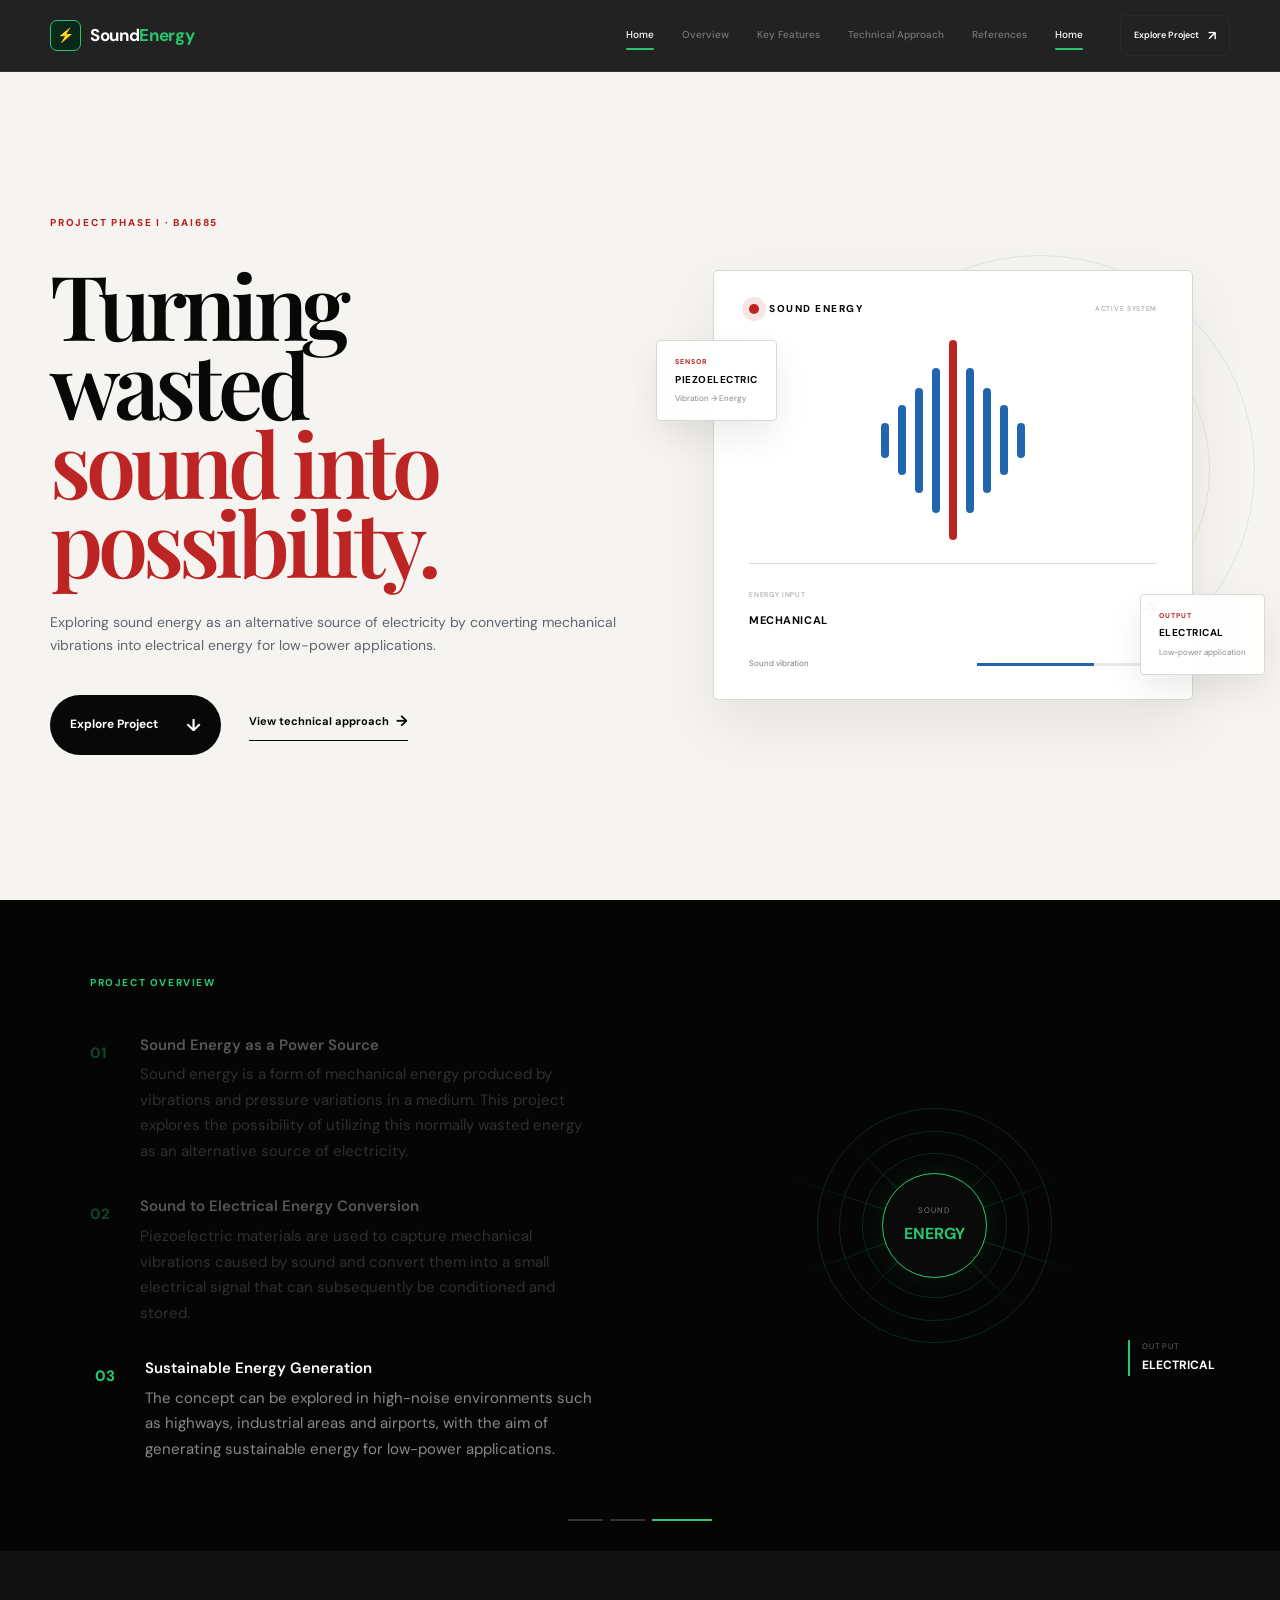
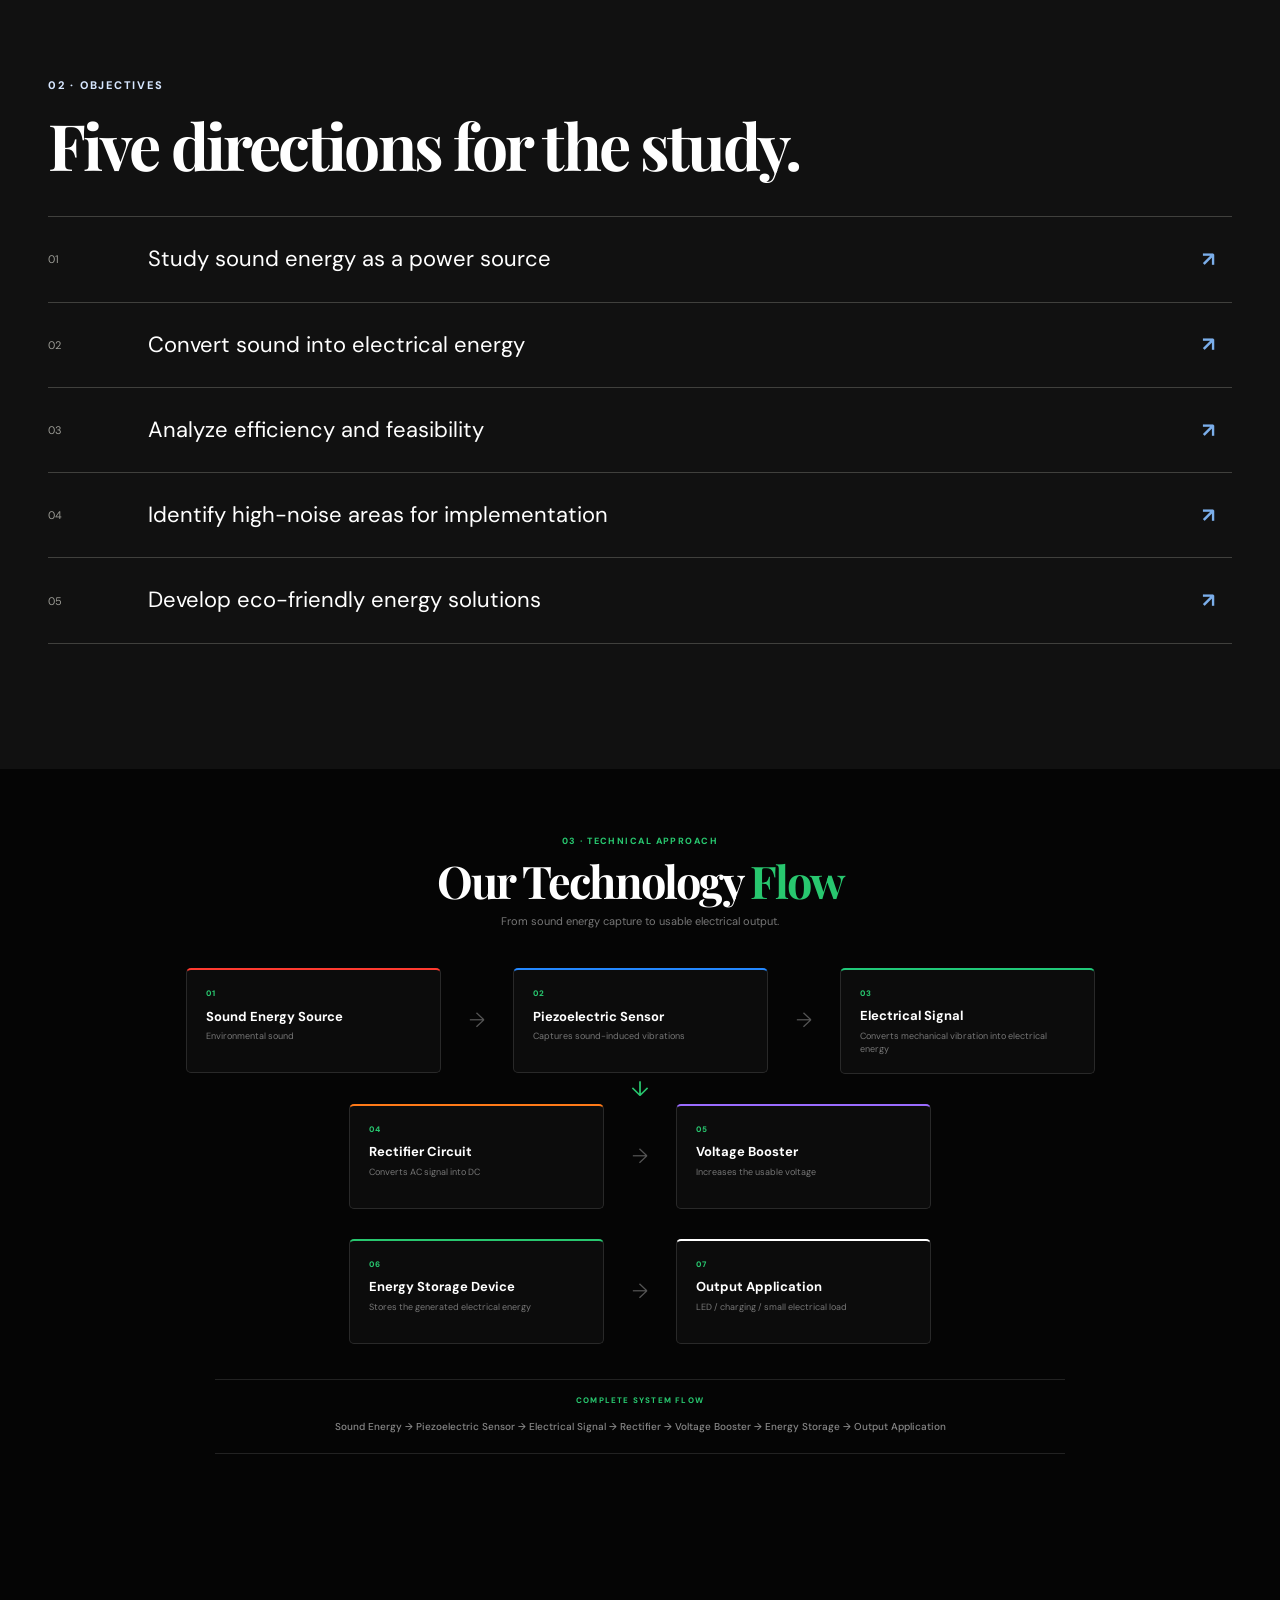
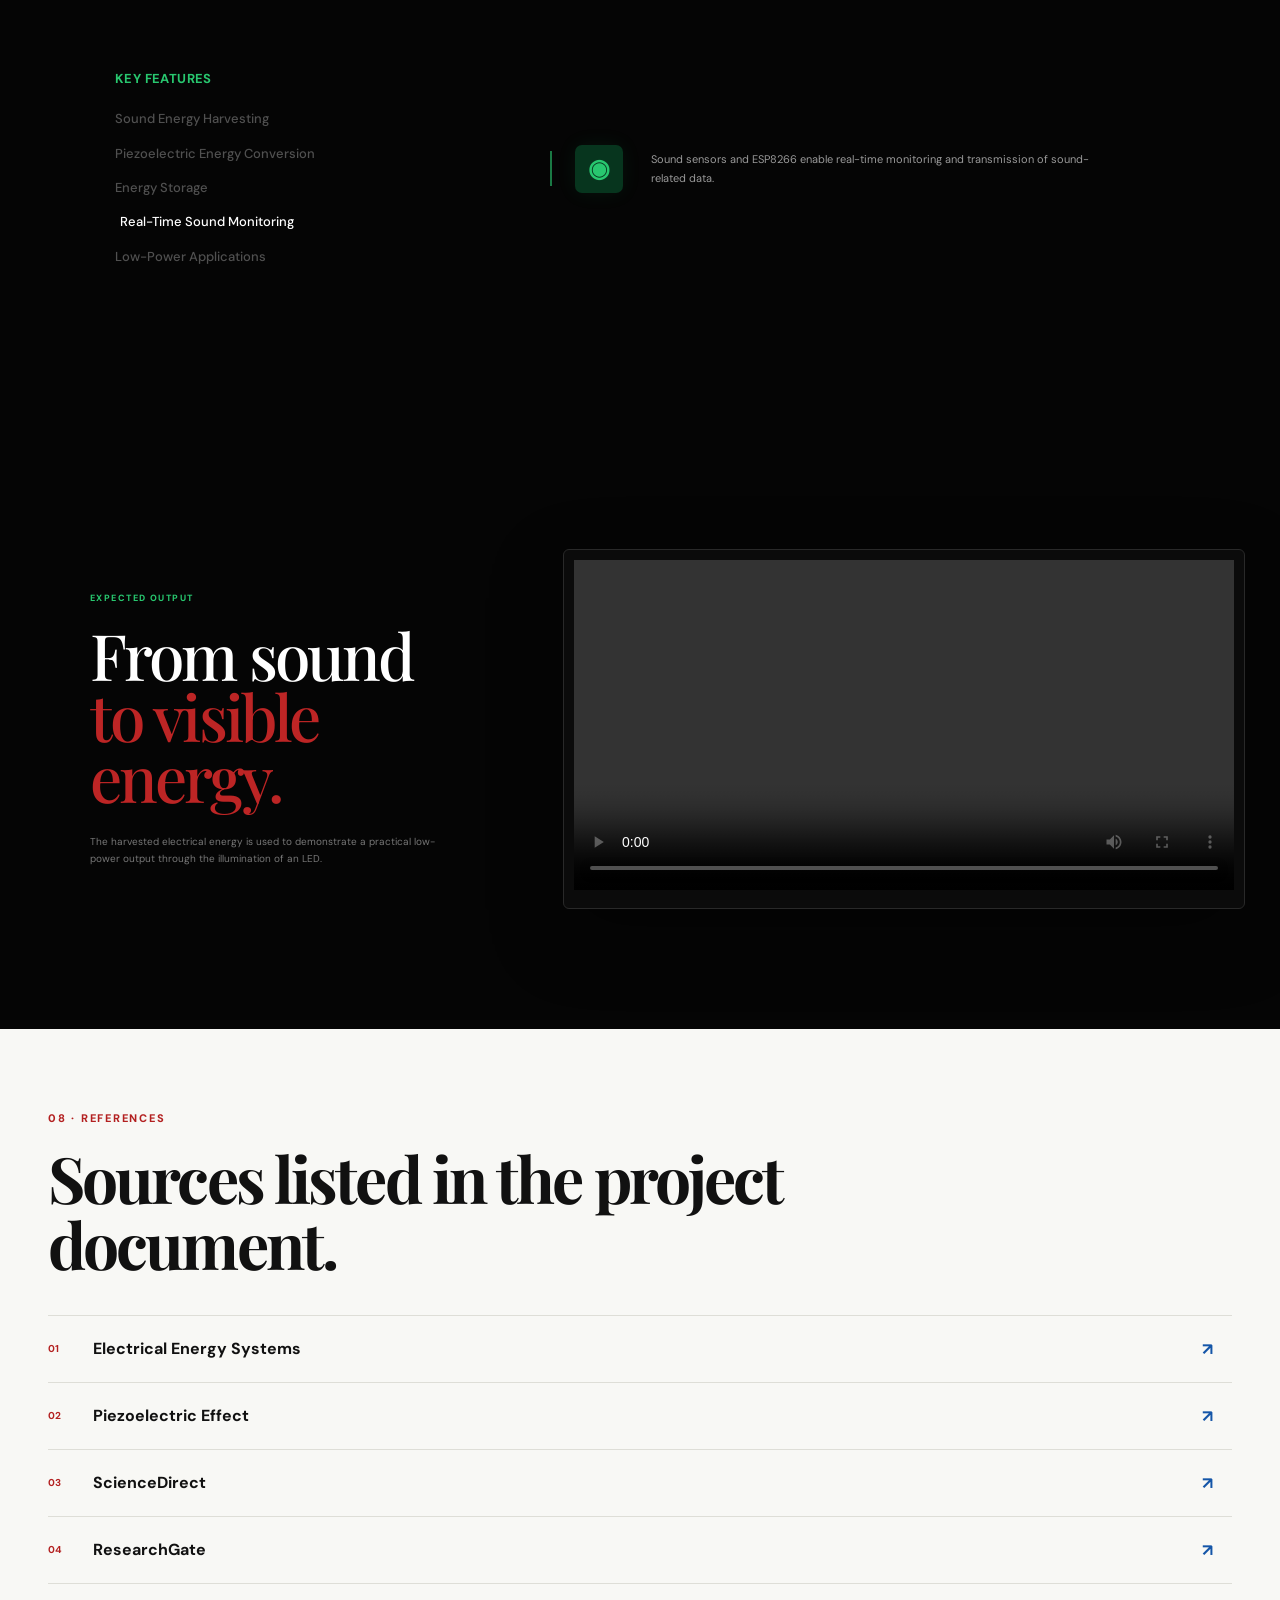
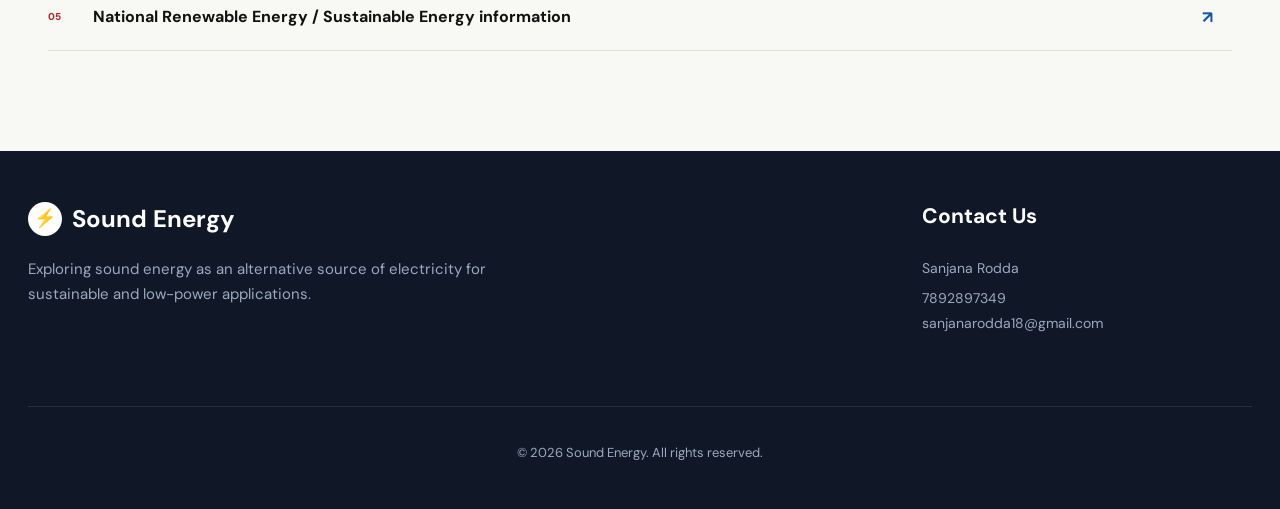
<file: index.html>
<!DOCTYPE html>
<!-- saved from url=(0052)file:///E:/SIH26217/webpage%20(2)/webpage/index.html -->
<html lang="en"><head><meta http-equiv="Content-Type" content="text/html; charset=UTF-8">
    
    <meta name="viewport" content="width=device-width, initial-scale=1.0">

    <meta name="description" content="Sound Energy as an Alternative Source of Electricity - Project Phase I">

    <title>Sound Energy | Alternative Electricity</title>

    <link rel="preconnect" href="https://fonts.googleapis.com/">
    <link rel="preconnect" href="https://fonts.gstatic.com/" crossorigin="">

    <link href="https://fonts.googleapis.com/css2?family=DM+Sans:wght@400;500;600;700;800&family=Playfair+Display:wght@500;600;700&display=swap" rel="stylesheet">

    <link rel="stylesheet" href="./style.css">
</head>

<body>

     <!-- ================= HEADER ================= -->

<!-- =========================================
     NAVIGATION BAR
========================================= -->

<header class="main-navbar">

    <div class="nav-container">

        <!-- LOGO -->

        <a href="#home" class="nav-logo">

            <span class="logo-symbol">⚡</span>

            <span class="logo-text">
                Sound<span>Energy</span>
            </span>

        </a>


        <!-- NAVIGATION LINKS -->

        <nav class="nav-links">

            <a href="#home" class="nav-link active">
                Home
            </a>

            <a href="#about" class="nav-link">
                Overview
            </a>

            <a href="#features" class="nav-link">
                Key Features
            </a>

            <a href="#approach" class="nav-link">
                Technical Approach
            </a>

            <a href="#references" class="nav-link">
                References
            </a>

             <a href="#home" class="nav-link active">
                Home
            </a>
            

        </nav>


        <!-- RIGHT ACTION -->

        <a href="#approach" class="nav-action">
            <span>Explore Project</span>
            <span class="nav-action-arrow">↗</span>
        </a>


        <!-- MOBILE MENU -->

        <button class="menu-toggle" id="menuToggle" aria-label="Open navigation">

            <span></span>
            <span></span>

        </button>

    </div>

</header>

    <!-- ================= MAIN ================= -->

    <main>


      <!-- =========================================
     HERO / HOME
========================================= -->

<section class="hero-section" id="home">

    <div class="hero-container">

        <!-- LEFT CONTENT -->

        <div class="hero-content">

            <p class="hero-eyebrow">
                PROJECT PHASE I · BAI685
            </p>

            <h1 class="hero-title">
                Turning
                <br>
                wasted
                <br>
                <span>sound into</span>
                <br>
                <span>possibility.</span>
            </h1>

            <p class="hero-description">
                Exploring sound energy as an alternative source
                of electricity by converting mechanical vibrations
                into electrical energy for low-power applications.
            </p>


            <div class="hero-actions">

                <a href="#about" class="hero-primary-btn">
                    Explore Project
                    <span>↓</span>
                </a>

                <a href="#approach" class="hero-secondary-btn">
                    View technical approach
                    <span>→</span>
                </a>

            </div>

        </div>


        <!-- RIGHT VISUAL -->

        <div class="hero-visual">

            <!-- Decorative circles -->

            <div class="hero-orbit orbit-one"></div>
            <div class="hero-orbit orbit-two"></div>
            <div class="hero-orbit orbit-three"></div>


            <!-- Main technical card -->

            <div class="sound-card" style="">

                <div class="sound-card-header">

                    <div class="sound-status">

                        <span></span>

                        SOUND ENERGY

                    </div>

                    <small>
                        ACTIVE SYSTEM
                    </small>

                </div>


                <!-- Sound wave -->

                <div class="sound-wave">

                    <i></i>
                    <i></i>
                    <i></i>
                    <i></i>
                    <i class="center-wave"></i>
                    <i></i>
                    <i></i>
                    <i></i>
                    <i></i>

                </div>


                <div class="sound-card-divider"></div>


                <div class="sound-card-bottom">

                    <div>

                        <small>
                            ENERGY INPUT
                        </small>

                        <strong>
                            MECHANICAL
                        </strong>

                    </div>

                    <div class="card-arrow">
                        →
                    </div>

                </div>


                <div class="energy-bar">

                    <span>
                        Sound vibration
                    </span>

                    <div>
                        <i></i>
                    </div>

                </div>

            </div>


            <!-- Floating sensor card -->

            <div class="floating-card sensor-card">

                <span class="mini-label">
                    SENSOR
                </span>

                <strong>
                    PIEZOELECTRIC
                </strong>

                <small>
                    Vibration → Energy
                </small>

            </div>


            <!-- Floating output card -->

            <div class="floating-card output-card">

                <span class="mini-label">
                    OUTPUT
                </span>

                <strong>
                    ELECTRICAL
                </strong>

                <small>
                    Low-power application
                </small>

            </div>

        </div>

    </div>


    <!-- Bottom information

    <div class="hero-footer">

        <span>
            GM INSTITUTE OF TECHNOLOGY, DAVANGERE
        </span>

        <span>
            DEPARTMENT OF ARTIFICIAL INTELLIGENCE & MACHINE LEARNING
        </span>

        <span>
            SOUND ENERGY HARVESTING
        </span>

    </div> -->

</section>

       <!-- =========================================
     PROJECT OVERVIEW
========================================= -->

<section class="sound-overview" id="about">

    <div class="overview-container">

        <!-- LEFT CONTENT -->

        <div class="overview-content">

            <p class="overview-label">
                PROJECT OVERVIEW
            </p>


            <div class="overview-items">

                <!-- ITEM 01 -->

                <div class="overview-item" data-overview="0">

                    <span class="overview-number">
                        01
                    </span>

                    <div>

                        <h3>
                            Sound Energy
                            as a Power Source
                        </h3>

                        <p>
                            Sound energy is a form of mechanical
                            energy produced by vibrations and
                            pressure variations in a medium.
                            This project explores the possibility
                            of utilizing this normally wasted
                            energy as an alternative source
                            of electricity.
                        </p>

                    </div>

                </div>


                <!-- ITEM 02 -->

                <div class="overview-item" data-overview="1">

                    <span class="overview-number">
                        02
                    </span>

                    <div>

                        <h3>
                            Sound to Electrical
                            Energy Conversion
                        </h3>

                        <p>
                            Piezoelectric materials are used to
                            capture mechanical vibrations caused
                            by sound and convert them into a
                            small electrical signal that can
                            subsequently be conditioned and stored.
                        </p>

                    </div>

                </div>


                <!-- ITEM 03 -->

                <div class="overview-item active" data-overview="2">

                    <span class="overview-number">
                        03
                    </span>

                    <div>

                        <h3>
                            Sustainable Energy
                            Generation
                        </h3>

                        <p>
                            The concept can be explored in
                            high-noise environments such as
                            highways, industrial areas and
                            airports, with the aim of generating
                            sustainable energy for low-power
                            applications.
                        </p>

                    </div>

                </div>

            </div>

        </div>


        <!-- RIGHT VISUAL -->

        <div class="overview-visual">

            <div class="sound-circle">

                <div class="circle-ring ring-1"></div>

                <div class="circle-ring ring-2"></div>

                <div class="circle-ring ring-3"></div>


                <div class="sound-core">

                    <span>
                        SOUND
                    </span>

                    <strong>
                        ENERGY
                    </strong>

                </div>

            </div>


            <!-- Sound waves -->

            <div class="overview-wave wave-a"></div>
            <div class="overview-wave wave-b"></div>
            <div class="overview-wave wave-c"></div>
            <div class="overview-wave wave-d"></div>


            <!-- Electrical side -->

            <div class="energy-output">

                <span>
                    OUTPUT
                </span>

                <strong>
                    ELECTRICAL
                </strong>

            </div>

        </div>

    </div>


    <!-- Bottom indicator -->

    <div class="overview-progress">

        <span class="progress-line"></span>

        <span class="progress-line"></span>

        <span class="progress-line active"></span>

    </div>

</section>



        <!-- ================= OBJECTIVES ================= -->

        <section class="objectives section" id="objectives">

            <div class="section-head compact">

                <p class="eyebrow">
                    02 · OBJECTIVES
                </p>

                <h2>
                    Five directions for the study.
                </h2>

            </div>


            <div class="objective-list">

                <div class="objective">

                    <span>01</span>

                    <p>
                        Study sound energy as a power source
                    </p>

                    <b>↗</b>

                </div>


                <div class="objective">

                    <span>02</span>

                    <p>
                        Convert sound into electrical energy
                    </p>

                    <b>↗</b>

                </div>


                <div class="objective">

                    <span>03</span>

                    <p>
                        Analyze efficiency and feasibility
                    </p>

                    <b>↗</b>

                </div>


                <div class="objective">

                    <span>04</span>

                    <p>
                        Identify high-noise areas for implementation
                    </p>

                    <b>↗</b>

                </div>


                <div class="objective">

                    <span>05</span>

                    <p>
                        Develop eco-friendly energy solutions
                    </p>

                    <b>↗</b>

                </div>

            </div>

        </section>



       <!-- ================= TECHNICAL APPROACH ================= -->

<section class="technology-section" id="approach">

    <div class="technology-header">

        <p class="technology-eyebrow">
            03 · TECHNICAL APPROACH
        </p>

        <h2>
            Our Technology <span>Flow</span>
        </h2>

        <p>
            From sound energy capture to usable electrical output.
        </p>

    </div>


    <div class="tech-flow">

        <!-- ROW 1 -->

        <div class="tech-row">

            <div class="tech-node node-1">

                <span>01</span>

                <strong>
                    Sound Energy Source
                </strong>

                <small>
                    Environmental sound
                </small>

            </div>


            <div class="flow-arrow">
                →
            </div>


            <div class="tech-node node-2">

                <span>02</span>

                <strong>
                    Piezoelectric Sensor
                </strong>

                <small>
                    Captures sound-induced vibrations
                </small>

            </div>


            <div class="flow-arrow">
                →
            </div>


            <div class="tech-node node-3">

                <span>03</span>

                <strong>
                    Electrical Signal
                </strong>

                <small>
                    Converts mechanical vibration
                    into electrical energy
                </small>

            </div>

        </div>


        <!-- DOWN ARROW -->

        <div class="vertical-arrow">
            ↓
        </div>


        <!-- ROW 2 -->

        <div class="tech-row second-row">

            <div class="tech-node node-4">

                <span>04</span>

                <strong>
                    Rectifier Circuit
                </strong>

                <small>
                    Converts AC signal into DC
                </small>

            </div>


            <div class="flow-arrow">
                →
            </div>


            <div class="tech-node node-5">

                <span>05</span>

                <strong>
                    Voltage Booster
                </strong>

                <small>
                    Increases the usable voltage
                </small>

            </div>

        </div>


        <!-- DOWN ARROW -->

        <div class="vertical-arrow">
            ↓
        </div>


        <!-- ROW 3 -->

        <div class="tech-row final-row">

            <div class="tech-node node-6">

                <span>06</span>

                <strong>
                    Energy Storage Device
                </strong>

                <small>
                    Stores the generated
                    electrical energy
                </small>

            </div>


            <div class="flow-arrow">
                →
            </div>


            <div class="tech-node node-7">

                <span>07</span>

                <strong>
                    Output Application
                </strong>

                <small>
                    LED / charging /
                    small electrical load
                </small>

            </div>

        </div>

    </div>


    <!-- SYSTEM SUMMARY -->

    <div class="technology-summary">

        <span>
            COMPLETE SYSTEM FLOW
        </span>

        <strong>
            Sound Energy → Piezoelectric Sensor →
            Electrical Signal → Rectifier →
            Voltage Booster → Energy Storage →
            Output Application
        </strong>

    </div>

</section>

        <!-- ================= KEY FEATURES ================= -->

<section class="key-features" id="features">

    <div class="features-container">

        <!-- LEFT SIDE -->

        <div class="features-list">

            <p class="features-label">
                KEY FEATURES
            </p>

            <div class="feature-item" data-feature="1">
                Sound Energy Harvesting
            </div>

            <div class="feature-item" data-feature="2">
                Piezoelectric Energy Conversion
            </div>

            <div class="feature-item" data-feature="3">
                Energy Storage
            </div>

            <div class="feature-item active" data-feature="4">
                Real-Time Sound Monitoring
            </div>

            <div class="feature-item" data-feature="5">
                Low-Power Applications
            </div>

        </div>


        <!-- RIGHT SIDE -->

        <div class="feature-display">

            <!-- Feature 1 -->

            <div class="feature-content" data-content="1">

                <div class="feature-icon">
                    ≋
                </div>

                <p>
                    Captures environmental sound energy
                    from surrounding high-noise areas
                    for energy harvesting.
                </p>

            </div>


            <!-- Feature 2 -->

            <div class="feature-content" data-content="2">

                <div class="feature-icon">
                    ⚡
                </div>

                <p>
                    Piezoelectric materials convert
                    sound-induced mechanical vibrations
                    into electrical energy.
                </p>

            </div>


            <!-- Feature 3 -->

            <div class="feature-content" data-content="3">

                <div class="feature-icon">
                    ▣
                </div>

                <p>
                    The generated electrical energy is
                    conditioned and stored for later use
                    in low-power applications.
                </p>

            </div>


            <!-- Feature 4 -->

            <div class="feature-content active" data-content="4">

                <div class="feature-icon">
                    ◉
                </div>

                <p>
                    Sound sensors and ESP8266 enable
                    real-time monitoring and transmission
                    of sound-related data.
                </p>

            </div>


            <!-- Feature 5 -->

            <div class="feature-content" data-content="5">

                <div class="feature-icon">
                    ▣
                </div>

                <p>
                    The harvested energy can support
                    low-power devices such as LEDs
                    and small electronic loads.
                </p>

            </div>

        </div>

    </div>

</section>
        <!-- ================= OUTCOMES ================= -->

<!-- =========================================
     EXPECTED OUTPUT
========================================= -->

<section class="expected-output" id="output">

    <div class="output-container">

        <div class="output-heading">

            <p class="output-label">
                EXPECTED OUTPUT
            </p>

            <h2>
                From sound<br>
                <span>to visible energy.</span>
            </h2>

            <p>
                The harvested electrical energy is used to
                demonstrate a practical low-power output
                through the illumination of an LED.
            </p>

        </div>


        <!-- VIDEO -->

       <!-- VIDEO -->
<!-- VIDEO -->

 <div class="output-video-wrapper">
    <video controls playsinline width="100%">
  <source src="./video.mp4" type="video/mp4">
  Your browser does not support video playback.
</video>
</div>


            <!-- Video label -->

            <!-- <div class="video-label">

                <span class="video-dot"></span>

                LIVE OUTPUT DEMONSTRATION

            </div> -->

        </div>

    </div>

</section>
        <!-- ================= REFERENCES ================= -->

        <section class="references section">


            <div class="section-head compact">

                <p class="eyebrow">
                    08 · REFERENCES
                </p>

                <h2>
                    Sources listed in the project document.
                </h2>

            </div>


            <div class="reference-list">


                <a href="https://en.wikipedia.org/wiki/Electric_power_system" target="_blank">

                    <span>01</span>

                    Electrical Energy Systems

                    <b>↗</b>

                </a>


                <a href="https://en.wikipedia.org/wiki/Piezoelectricity" target="_blank">

                    <span>02</span>

                    Piezoelectric Effect

                    <b>↗</b>

                </a>


                <a href="https://www.sciencedirect.com/" target="_blank">

                    <span>03</span>

                    ScienceDirect

                    <b>↗</b>

                </a>


                <a href="https://www.researchgate.net/" target="_blank">

                    <span>04</span>

                    ResearchGate

                    <b>↗</b>

                </a>


                <a href="https://mnre.gov.in/en/" target="_blank">

                    <span>05</span>

                    National Renewable Energy /
                    Sustainable Energy information

                    <b>↗</b>

                </a>


            </div>

        </section>


    </main> 
<!-- ================= FOOTER ================= -->

<footer class="site-footer">

    <div class="footer-container">

        <!-- Left Side -->
        <div class="footer-brand">

            <div class="footer-logo">
                <span class="footer-logo-icon">⚡</span>
                <span>Sound Energy</span>
            </div>

            <p>
                Exploring sound energy as an alternative source
                of electricity for sustainable and low-power applications.
            </p>

        </div>


        <!-- Right Side -->
        <div class="footer-contact">

            <h3>Contact Us</h3>

            <p>
                Sanjana Rodda 
            </p>

            <p>
                7892897349<br>
                sanjanarodda18@gmail.com
            </p>

        </div>

    </div>


    <!-- Divider -->

    <div class="footer-divider"></div>


    <!-- Copyright -->

    <div class="footer-bottom">

        © 2026 Sound Energy. All rights reserved.

    </div>

</footer>

    <!-- Floating Back to Top Button -->
<button id="backToTop" class="back-to-top" aria-label="Back to top">
    ↑
</button>


    <script src="./script.js"></script>



</body></html>
</file>
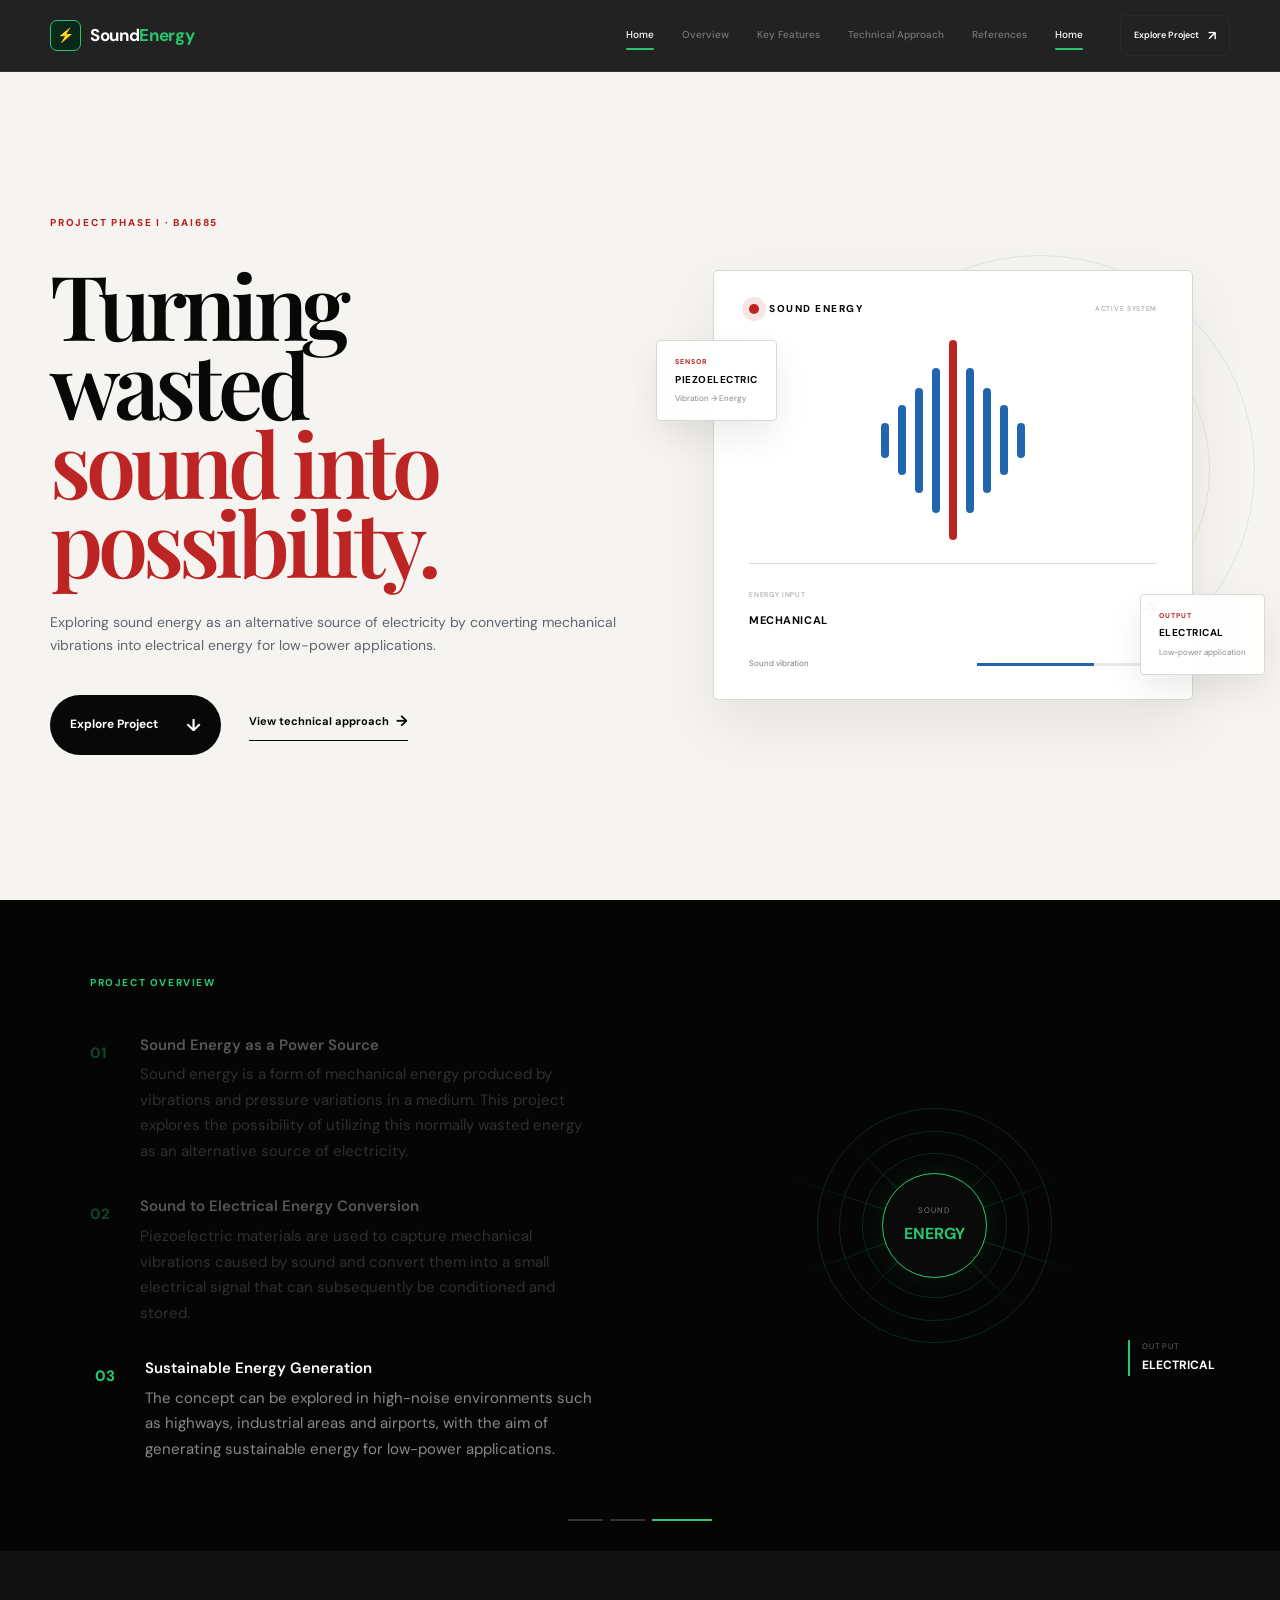
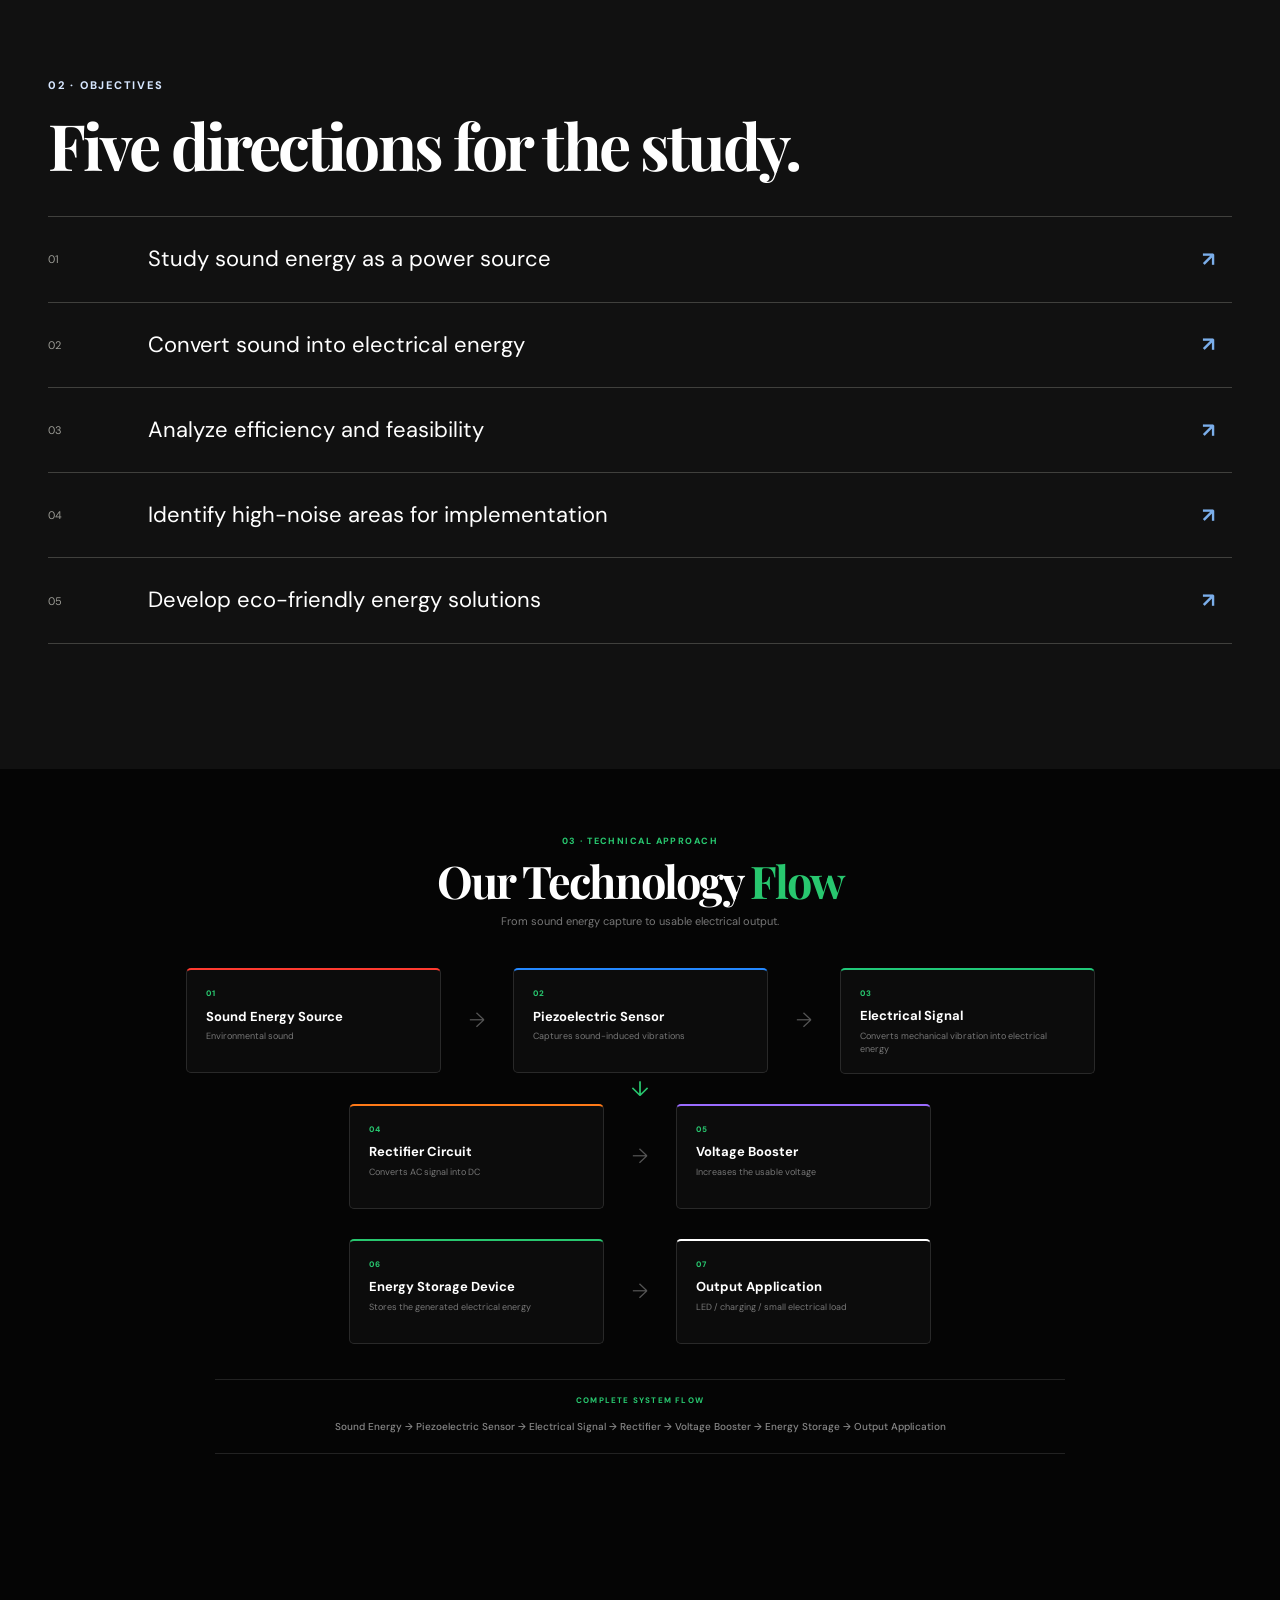
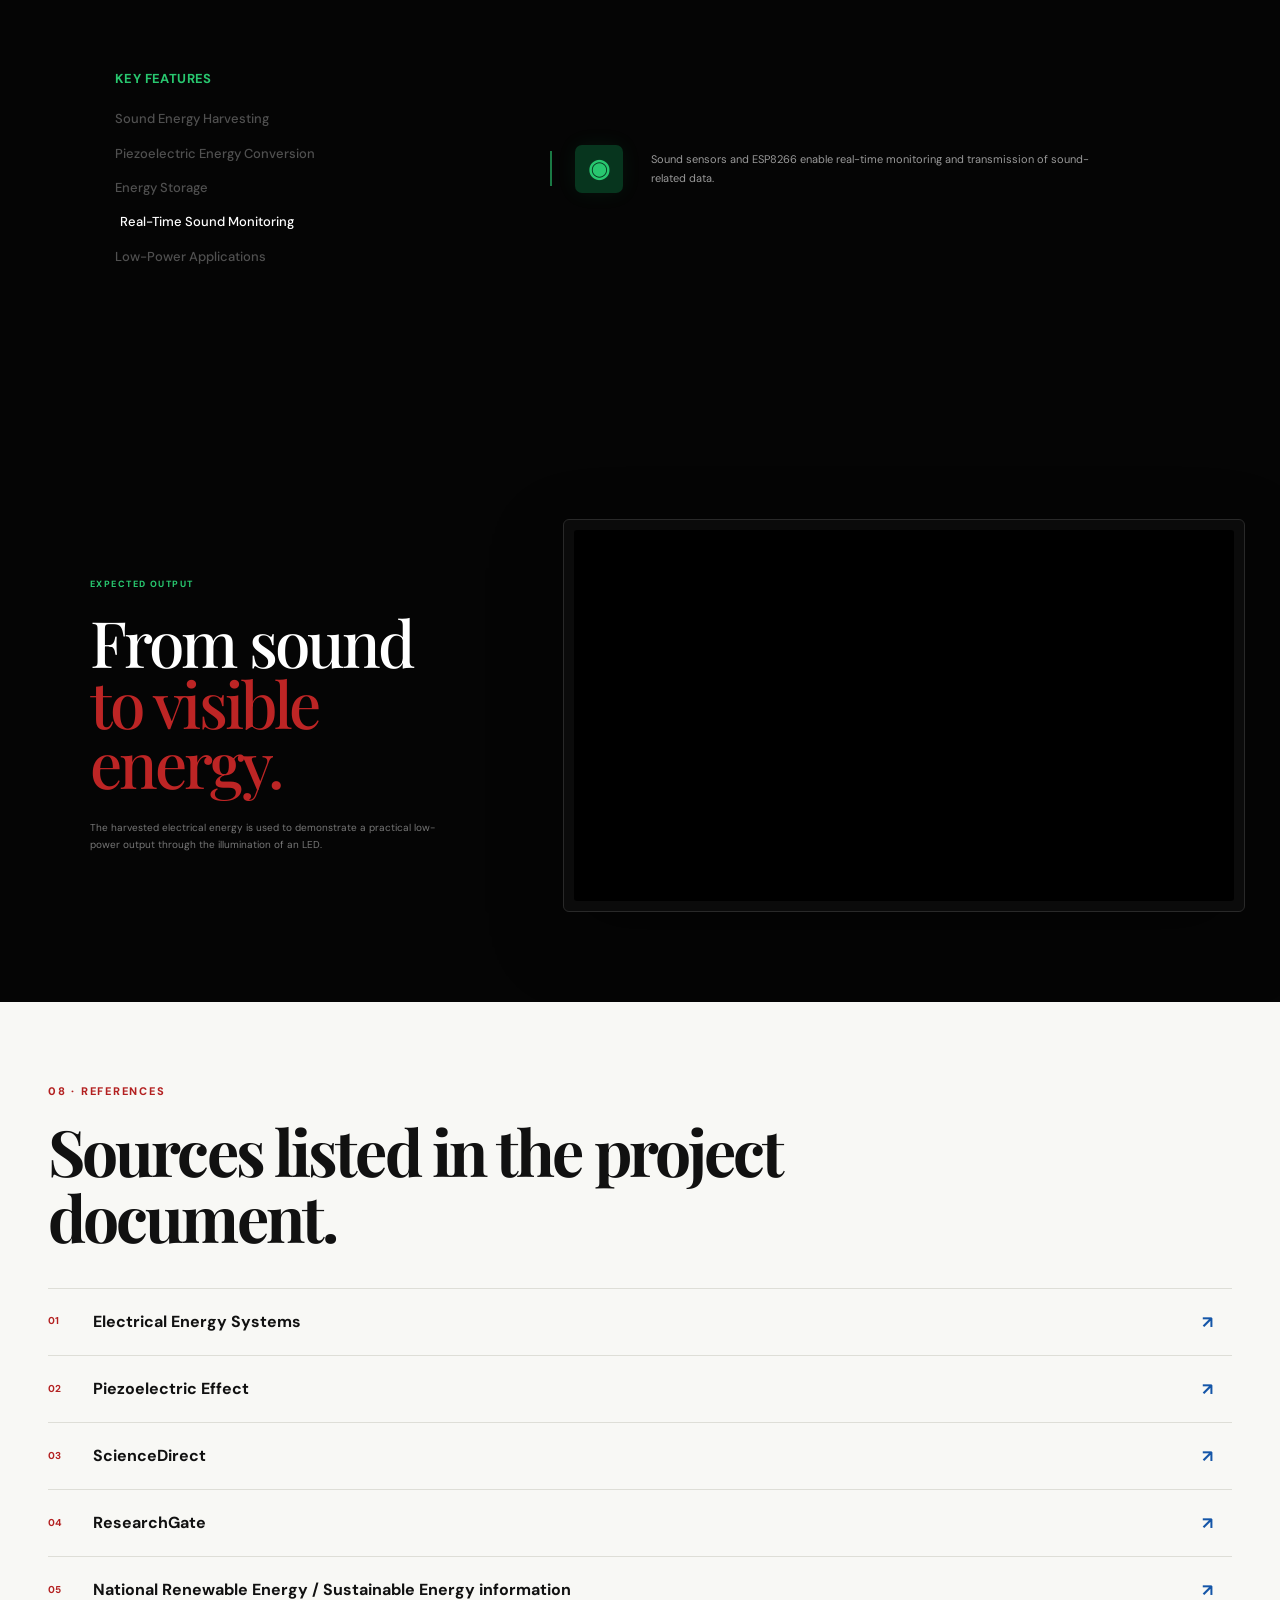
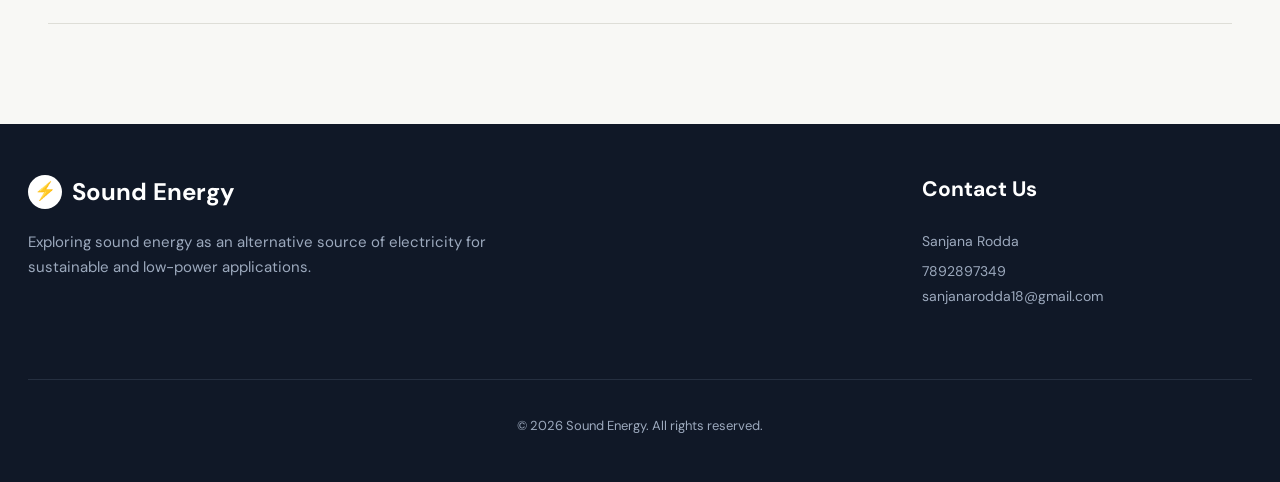
<file: webpage/index.html>
<!DOCTYPE html>
<!-- saved from url=(0052)file:///E:/SIH26217/webpage%20(2)/webpage/index.html -->
<html lang="en"><head><meta http-equiv="Content-Type" content="text/html; charset=UTF-8">
    
    <meta name="viewport" content="width=device-width, initial-scale=1.0">

    <meta name="description" content="Sound Energy as an Alternative Source of Electricity - Project Phase I">

    <title>Sound Energy | Alternative Electricity</title>

    <link rel="preconnect" href="https://fonts.googleapis.com/">
    <link rel="preconnect" href="https://fonts.gstatic.com/" crossorigin="">

    <link href="https://fonts.googleapis.com/css2?family=DM+Sans:wght@400;500;600;700;800&family=Playfair+Display:wght@500;600;700&display=swap" rel="stylesheet">

    <link rel="stylesheet" href="./style.css">
</head>

<body>

     <!-- ================= HEADER ================= -->

<!-- =========================================
     NAVIGATION BAR
========================================= -->

<header class="main-navbar">

    <div class="nav-container">

        <!-- LOGO -->

        <a href="#home" class="nav-logo">

            <span class="logo-symbol">⚡</span>

            <span class="logo-text">
                Sound<span>Energy</span>
            </span>

        </a>


        <!-- NAVIGATION LINKS -->

        <nav class="nav-links">

            <a href="#home" class="nav-link active">
                Home
            </a>

            <a href="#about" class="nav-link">
                Overview
            </a>

            <a href="#features" class="nav-link">
                Key Features
            </a>

            <a href="#approach" class="nav-link">
                Technical Approach
            </a>

            <a href="#references" class="nav-link">
                References
            </a>

             <a href="#home" class="nav-link active">
                Home
            </a>
            

        </nav>


        <!-- RIGHT ACTION -->

        <a href="#approach" class="nav-action">
            <span>Explore Project</span>
            <span class="nav-action-arrow">↗</span>
        </a>


        <!-- MOBILE MENU -->

        <button class="menu-toggle" id="menuToggle" aria-label="Open navigation">

            <span></span>
            <span></span>

        </button>

    </div>

</header>

    <!-- ================= MAIN ================= -->

    <main>


      <!-- =========================================
     HERO / HOME
========================================= -->

<section class="hero-section" id="home">

    <div class="hero-container">

        <!-- LEFT CONTENT -->

        <div class="hero-content">

            <p class="hero-eyebrow">
                PROJECT PHASE I · BAI685
            </p>

            <h1 class="hero-title">
                Turning
                <br>
                wasted
                <br>
                <span>sound into</span>
                <br>
                <span>possibility.</span>
            </h1>

            <p class="hero-description">
                Exploring sound energy as an alternative source
                of electricity by converting mechanical vibrations
                into electrical energy for low-power applications.
            </p>


            <div class="hero-actions">

                <a href="#about" class="hero-primary-btn">
                    Explore Project
                    <span>↓</span>
                </a>

                <a href="#approach" class="hero-secondary-btn">
                    View technical approach
                    <span>→</span>
                </a>

            </div>

        </div>


        <!-- RIGHT VISUAL -->

        <div class="hero-visual">

            <!-- Decorative circles -->

            <div class="hero-orbit orbit-one"></div>
            <div class="hero-orbit orbit-two"></div>
            <div class="hero-orbit orbit-three"></div>


            <!-- Main technical card -->

            <div class="sound-card" style="">

                <div class="sound-card-header">

                    <div class="sound-status">

                        <span></span>

                        SOUND ENERGY

                    </div>

                    <small>
                        ACTIVE SYSTEM
                    </small>

                </div>


                <!-- Sound wave -->

                <div class="sound-wave">

                    <i></i>
                    <i></i>
                    <i></i>
                    <i></i>
                    <i class="center-wave"></i>
                    <i></i>
                    <i></i>
                    <i></i>
                    <i></i>

                </div>


                <div class="sound-card-divider"></div>


                <div class="sound-card-bottom">

                    <div>

                        <small>
                            ENERGY INPUT
                        </small>

                        <strong>
                            MECHANICAL
                        </strong>

                    </div>

                    <div class="card-arrow">
                        →
                    </div>

                </div>


                <div class="energy-bar">

                    <span>
                        Sound vibration
                    </span>

                    <div>
                        <i></i>
                    </div>

                </div>

            </div>


            <!-- Floating sensor card -->

            <div class="floating-card sensor-card">

                <span class="mini-label">
                    SENSOR
                </span>

                <strong>
                    PIEZOELECTRIC
                </strong>

                <small>
                    Vibration → Energy
                </small>

            </div>


            <!-- Floating output card -->

            <div class="floating-card output-card">

                <span class="mini-label">
                    OUTPUT
                </span>

                <strong>
                    ELECTRICAL
                </strong>

                <small>
                    Low-power application
                </small>

            </div>

        </div>

    </div>


    <!-- Bottom information

    <div class="hero-footer">

        <span>
            GM INSTITUTE OF TECHNOLOGY, DAVANGERE
        </span>

        <span>
            DEPARTMENT OF ARTIFICIAL INTELLIGENCE & MACHINE LEARNING
        </span>

        <span>
            SOUND ENERGY HARVESTING
        </span>

    </div> -->

</section>

       <!-- =========================================
     PROJECT OVERVIEW
========================================= -->

<section class="sound-overview" id="about">

    <div class="overview-container">

        <!-- LEFT CONTENT -->

        <div class="overview-content">

            <p class="overview-label">
                PROJECT OVERVIEW
            </p>


            <div class="overview-items">

                <!-- ITEM 01 -->

                <div class="overview-item" data-overview="0">

                    <span class="overview-number">
                        01
                    </span>

                    <div>

                        <h3>
                            Sound Energy
                            as a Power Source
                        </h3>

                        <p>
                            Sound energy is a form of mechanical
                            energy produced by vibrations and
                            pressure variations in a medium.
                            This project explores the possibility
                            of utilizing this normally wasted
                            energy as an alternative source
                            of electricity.
                        </p>

                    </div>

                </div>


                <!-- ITEM 02 -->

                <div class="overview-item" data-overview="1">

                    <span class="overview-number">
                        02
                    </span>

                    <div>

                        <h3>
                            Sound to Electrical
                            Energy Conversion
                        </h3>

                        <p>
                            Piezoelectric materials are used to
                            capture mechanical vibrations caused
                            by sound and convert them into a
                            small electrical signal that can
                            subsequently be conditioned and stored.
                        </p>

                    </div>

                </div>


                <!-- ITEM 03 -->

                <div class="overview-item active" data-overview="2">

                    <span class="overview-number">
                        03
                    </span>

                    <div>

                        <h3>
                            Sustainable Energy
                            Generation
                        </h3>

                        <p>
                            The concept can be explored in
                            high-noise environments such as
                            highways, industrial areas and
                            airports, with the aim of generating
                            sustainable energy for low-power
                            applications.
                        </p>

                    </div>

                </div>

            </div>

        </div>


        <!-- RIGHT VISUAL -->

        <div class="overview-visual">

            <div class="sound-circle">

                <div class="circle-ring ring-1"></div>

                <div class="circle-ring ring-2"></div>

                <div class="circle-ring ring-3"></div>


                <div class="sound-core">

                    <span>
                        SOUND
                    </span>

                    <strong>
                        ENERGY
                    </strong>

                </div>

            </div>


            <!-- Sound waves -->

            <div class="overview-wave wave-a"></div>
            <div class="overview-wave wave-b"></div>
            <div class="overview-wave wave-c"></div>
            <div class="overview-wave wave-d"></div>


            <!-- Electrical side -->

            <div class="energy-output">

                <span>
                    OUTPUT
                </span>

                <strong>
                    ELECTRICAL
                </strong>

            </div>

        </div>

    </div>


    <!-- Bottom indicator -->

    <div class="overview-progress">

        <span class="progress-line"></span>

        <span class="progress-line"></span>

        <span class="progress-line active"></span>

    </div>

</section>



        <!-- ================= OBJECTIVES ================= -->

        <section class="objectives section" id="objectives">

            <div class="section-head compact">

                <p class="eyebrow">
                    02 · OBJECTIVES
                </p>

                <h2>
                    Five directions for the study.
                </h2>

            </div>


            <div class="objective-list">

                <div class="objective">

                    <span>01</span>

                    <p>
                        Study sound energy as a power source
                    </p>

                    <b>↗</b>

                </div>


                <div class="objective">

                    <span>02</span>

                    <p>
                        Convert sound into electrical energy
                    </p>

                    <b>↗</b>

                </div>


                <div class="objective">

                    <span>03</span>

                    <p>
                        Analyze efficiency and feasibility
                    </p>

                    <b>↗</b>

                </div>


                <div class="objective">

                    <span>04</span>

                    <p>
                        Identify high-noise areas for implementation
                    </p>

                    <b>↗</b>

                </div>


                <div class="objective">

                    <span>05</span>

                    <p>
                        Develop eco-friendly energy solutions
                    </p>

                    <b>↗</b>

                </div>

            </div>

        </section>



       <!-- ================= TECHNICAL APPROACH ================= -->

<section class="technology-section" id="approach">

    <div class="technology-header">

        <p class="technology-eyebrow">
            03 · TECHNICAL APPROACH
        </p>

        <h2>
            Our Technology <span>Flow</span>
        </h2>

        <p>
            From sound energy capture to usable electrical output.
        </p>

    </div>


    <div class="tech-flow">

        <!-- ROW 1 -->

        <div class="tech-row">

            <div class="tech-node node-1">

                <span>01</span>

                <strong>
                    Sound Energy Source
                </strong>

                <small>
                    Environmental sound
                </small>

            </div>


            <div class="flow-arrow">
                →
            </div>


            <div class="tech-node node-2">

                <span>02</span>

                <strong>
                    Piezoelectric Sensor
                </strong>

                <small>
                    Captures sound-induced vibrations
                </small>

            </div>


            <div class="flow-arrow">
                →
            </div>


            <div class="tech-node node-3">

                <span>03</span>

                <strong>
                    Electrical Signal
                </strong>

                <small>
                    Converts mechanical vibration
                    into electrical energy
                </small>

            </div>

        </div>


        <!-- DOWN ARROW -->

        <div class="vertical-arrow">
            ↓
        </div>


        <!-- ROW 2 -->

        <div class="tech-row second-row">

            <div class="tech-node node-4">

                <span>04</span>

                <strong>
                    Rectifier Circuit
                </strong>

                <small>
                    Converts AC signal into DC
                </small>

            </div>


            <div class="flow-arrow">
                →
            </div>


            <div class="tech-node node-5">

                <span>05</span>

                <strong>
                    Voltage Booster
                </strong>

                <small>
                    Increases the usable voltage
                </small>

            </div>

        </div>


        <!-- DOWN ARROW -->

        <div class="vertical-arrow">
            ↓
        </div>


        <!-- ROW 3 -->

        <div class="tech-row final-row">

            <div class="tech-node node-6">

                <span>06</span>

                <strong>
                    Energy Storage Device
                </strong>

                <small>
                    Stores the generated
                    electrical energy
                </small>

            </div>


            <div class="flow-arrow">
                →
            </div>


            <div class="tech-node node-7">

                <span>07</span>

                <strong>
                    Output Application
                </strong>

                <small>
                    LED / charging /
                    small electrical load
                </small>

            </div>

        </div>

    </div>


    <!-- SYSTEM SUMMARY -->

    <div class="technology-summary">

        <span>
            COMPLETE SYSTEM FLOW
        </span>

        <strong>
            Sound Energy → Piezoelectric Sensor →
            Electrical Signal → Rectifier →
            Voltage Booster → Energy Storage →
            Output Application
        </strong>

    </div>

</section>

        <!-- ================= KEY FEATURES ================= -->

<section class="key-features" id="features">

    <div class="features-container">

        <!-- LEFT SIDE -->

        <div class="features-list">

            <p class="features-label">
                KEY FEATURES
            </p>

            <div class="feature-item" data-feature="1">
                Sound Energy Harvesting
            </div>

            <div class="feature-item" data-feature="2">
                Piezoelectric Energy Conversion
            </div>

            <div class="feature-item" data-feature="3">
                Energy Storage
            </div>

            <div class="feature-item active" data-feature="4">
                Real-Time Sound Monitoring
            </div>

            <div class="feature-item" data-feature="5">
                Low-Power Applications
            </div>

        </div>


        <!-- RIGHT SIDE -->

        <div class="feature-display">

            <!-- Feature 1 -->

            <div class="feature-content" data-content="1">

                <div class="feature-icon">
                    ≋
                </div>

                <p>
                    Captures environmental sound energy
                    from surrounding high-noise areas
                    for energy harvesting.
                </p>

            </div>


            <!-- Feature 2 -->

            <div class="feature-content" data-content="2">

                <div class="feature-icon">
                    ⚡
                </div>

                <p>
                    Piezoelectric materials convert
                    sound-induced mechanical vibrations
                    into electrical energy.
                </p>

            </div>


            <!-- Feature 3 -->

            <div class="feature-content" data-content="3">

                <div class="feature-icon">
                    ▣
                </div>

                <p>
                    The generated electrical energy is
                    conditioned and stored for later use
                    in low-power applications.
                </p>

            </div>


            <!-- Feature 4 -->

            <div class="feature-content active" data-content="4">

                <div class="feature-icon">
                    ◉
                </div>

                <p>
                    Sound sensors and ESP8266 enable
                    real-time monitoring and transmission
                    of sound-related data.
                </p>

            </div>


            <!-- Feature 5 -->

            <div class="feature-content" data-content="5">

                <div class="feature-icon">
                    ▣
                </div>

                <p>
                    The harvested energy can support
                    low-power devices such as LEDs
                    and small electronic loads.
                </p>

            </div>

        </div>

    </div>

</section>
        <!-- ================= OUTCOMES ================= -->

<!-- =========================================
     EXPECTED OUTPUT
========================================= -->

<section class="expected-output" id="output">

    <div class="output-container">

        <div class="output-heading">

            <p class="output-label">
                EXPECTED OUTPUT
            </p>

            <h2>
                From sound<br>
                <span>to visible energy.</span>
            </h2>

            <p>
                The harvested electrical energy is used to
                demonstrate a practical low-power output
                through the illumination of an LED.
            </p>

        </div>


        <!-- VIDEO -->

        <div class="output-video-wrapper">

            <video class="output-video" autoplay="" muted="" loop="" playsinline="" preload="metadata">

                <source src="C:\Users\DELL\Downloads\Sound-Energy-Connected-Website (1)\video.mp4" type="video/mp4">

                Your browser does not support
                HTML5 video.

            </video>


            <!-- Video label -->

            <!-- <div class="video-label">

                <span class="video-dot"></span>

                LIVE OUTPUT DEMONSTRATION

            </div> -->

        </div>

    </div>

</section>
        <!-- ================= REFERENCES ================= -->

        <section class="references section">


            <div class="section-head compact">

                <p class="eyebrow">
                    08 · REFERENCES
                </p>

                <h2>
                    Sources listed in the project document.
                </h2>

            </div>


            <div class="reference-list">


                <a href="https://en.wikipedia.org/wiki/Electric_power_system" target="_blank">

                    <span>01</span>

                    Electrical Energy Systems

                    <b>↗</b>

                </a>


                <a href="https://en.wikipedia.org/wiki/Piezoelectricity" target="_blank">

                    <span>02</span>

                    Piezoelectric Effect

                    <b>↗</b>

                </a>


                <a href="https://www.sciencedirect.com/" target="_blank">

                    <span>03</span>

                    ScienceDirect

                    <b>↗</b>

                </a>


                <a href="https://www.researchgate.net/" target="_blank">

                    <span>04</span>

                    ResearchGate

                    <b>↗</b>

                </a>


                <a href="https://mnre.gov.in/en/" target="_blank">

                    <span>05</span>

                    National Renewable Energy /
                    Sustainable Energy information

                    <b>↗</b>

                </a>


            </div>

        </section>


    </main> 
<!-- ================= FOOTER ================= -->

<footer class="site-footer">

    <div class="footer-container">

        <!-- Left Side -->
        <div class="footer-brand">

            <div class="footer-logo">
                <span class="footer-logo-icon">⚡</span>
                <span>Sound Energy</span>
            </div>

            <p>
                Exploring sound energy as an alternative source
                of electricity for sustainable and low-power applications.
            </p>

        </div>


        <!-- Right Side -->
        <div class="footer-contact">

            <h3>Contact Us</h3>

            <p>
                Sanjana Rodda 
            </p>

            <p>
                7892897349<br>
                sanjanarodda18@gmail.com
            </p>

        </div>

    </div>


    <!-- Divider -->

    <div class="footer-divider"></div>


    <!-- Copyright -->

    <div class="footer-bottom">

        © 2026 Sound Energy. All rights reserved.

    </div>

</footer>

    <!-- Floating Back to Top Button -->
<button id="backToTop" class="back-to-top" aria-label="Back to top">
    ↑
</button>


    <script src="./script.js"></script>



</body></html>
</file>
<file: style.css>
* {
    box-sizing: border-box;
    margin: 0;
    padding: 0;
}

:root {

    --ink: #111111;

    --muted: #66645f;

    --paper: #f8f8f5;

    --white: #ffffff;

    --line: #deded7;

    --red: #b32020;

    --red-soft: #f5e5e3;

    --blue: #1556a8;

    --blue-soft: #e6eef9;

    --green: #175d39;

    --shadow:
        0 20px 60px rgba(17,17,17,.08);
}
.output-video-wrapper {
    width: 100%;
    max-width: 900px;
    margin: 30px auto;
    overflow: hidden;
    border-radius: 15px;
}

.output-video {
    display: block;
    width: 100%;
    height: auto;
    max-height: 500px;
    object-fit: contain;
}
.output-video-wrapper {
    width: 100%;
    max-width: 900px;
    margin: 30px auto;
    border-radius: 15px;
    overflow: hidden;
}

.output-video {
    display: block;
    width: 100%;
    height: auto;
    min-height: 300px;
    object-fit: contain;
    background: #000;
}

html {
    scroll-behavior: smooth;
}


body {

    font-family:
        "DM Sans",
        Arial,
        sans-serif;

    background: var(--paper);

    color: var(--ink);

    line-height: 1.65;
}

a {
    color: inherit;
    text-decoration: none;
}


/* ================= HEADER ================= */

.site-header {

    position: sticky;

    top: 0;

    z-index: 50;

    background:
        rgba(248,248,245,.92);

    backdrop-filter: blur(14px);

    border-bottom:
        1px solid var(--line);
}


.nav-wrap {

    max-width: 1240px;

    margin: auto;

    padding: 16px 28px;

    display: flex;

    align-items: center;

    justify-content: space-between;

    gap: 30px;
}


.brand {

    display: flex;

    align-items: center;

    gap: 11px;
}


.brand-mark {

    display: grid;

    place-items: center;

    width: 42px;

    height: 42px;

    border:
        2px solid var(--ink);

    border-radius: 50%;

    font-size: 12px;

    font-weight: 800;
}


.brand strong {

    display: block;

    font-size: 15px;

    letter-spacing: -.02em;
}


.brand small {

    display: block;

    color: var(--muted);

    font-size: 10px;

    text-transform: uppercase;

    letter-spacing: .13em;
}


.nav {

    display: flex;

    align-items: center;

    gap: 23px;

    font-size: 12px;

    font-weight: 700;
}


.nav a {

    color: #383733;

    transition: .2s;
}


.nav a:hover {

    color: var(--red);
}


.nav-cta {

    border:
        1px solid var(--ink);

    padding:
        9px 13px;

    border-radius: 100px;
}


.menu-toggle {

    display: none;

    border: 0;

    background: none;

    font-size: 25px;
}


/* ================= HERO ================= */

.hero {

    max-width: 1240px;

    margin: auto;

    padding:
        85px 28px 0;
}


.hero-grid {

    display: grid;

    grid-template-columns:
        1.05fr .95fr;

    gap: 60px;

    align-items: center;

    min-height: 610px;
}


.eyebrow {

    font-size: 11px;

    font-weight: 800;

    letter-spacing: .16em;

    text-transform: uppercase;

    color: var(--red);

    margin-bottom: 18px;
}


h1,
h2 {

    font-family:
        "Playfair Display",
        Georgia,
        serif;

    letter-spacing: -.045em;

    line-height: 1.03;
}


h1 {

    font-size:
        clamp(52px, 7vw, 94px);

    max-width: 760px;
}


h1 em,
h2 em {

    font-style: normal;

    color: var(--red);
}


.hero-text {

    max-width: 610px;

    color: var(--muted);

    font-size: 17px;

    margin-top: 28px;
}


.hero-actions {

    display: flex;

    align-items: center;

    gap: 25px;

    margin-top: 34px;
}


.btn {

    display: inline-flex;

    align-items: center;

    gap: 18px;

    padding:
        14px 19px;

    border-radius: 100px;

    font-weight: 700;

    font-size: 13px;
}


.btn-dark {

    background: var(--ink);

    color: white;
}


.text-link {

    font-size: 13px;

    font-weight: 700;

    border-bottom:
        1px solid var(--ink);

    padding-bottom: 3px;
}


/* ================= SOUND VISUAL ================= */

.hero-visual {

    position: relative;

    min-height: 480px;

    display: grid;

    place-items: center;
}


.orb {

    position: absolute;

    border-radius: 50%;
}


.orb-one {

    width: 340px;

    height: 340px;

    background: var(--blue-soft);

    right: 0;

    top: 25px;
}


.orb-two {

    width: 180px;

    height: 180px;

    background: var(--red-soft);

    left: 20px;

    bottom: 20px;
}


.wave-card {

    position: relative;

    width: min(450px,100%);

    background: var(--white);

    border:
        1px solid #d8d8d2;

    box-shadow: var(--shadow);

    padding: 32px;

    border-radius: 4px;
}


.wave-label {

    font-size: 11px;

    letter-spacing: .16em;

    font-weight: 800;
}


.pulse-dot {

    display: inline-block;

    width: 8px;

    height: 8px;

    background: var(--red);

    border-radius: 50%;

    margin-right: 8px;

    box-shadow:
        0 0 0 6px var(--red-soft);
}


.waves {

    height: 185px;

    display: flex;

    align-items: center;

    justify-content: center;

    gap: 8px;

    margin: 20px 0;
}


.waves i {

    display: block;

    width: 7px;

    border-radius: 20px;

    background: var(--blue);

}


.waves i:nth-child(1),
.waves i:nth-child(7) {

    height: 28px;
}


.waves i:nth-child(2),
.waves i:nth-child(6) {

    height: 62px;
}


.waves i:nth-child(3),
.waves i:nth-child(5) {

    height: 110px;
}


.waves i:nth-child(4) {

    height: 165px;

    background: var(--red);
}


.conversion {

    display: flex;

    justify-content: space-between;

    align-items: center;

    border-top:
        1px solid var(--line);

    padding-top: 18px;

    font-size: 11px;

    font-weight: 800;

    letter-spacing: .08em;
}


.conversion b {

    font-size: 20px;

    color: var(--red);
}


.energy-meter {

    margin-top: 22px;

    background: var(--blue-soft);

    padding: 14px 16px;

    display: flex;

    justify-content: space-between;

    gap: 15px;

    font-size: 10px;
}


.energy-meter strong {

    color: var(--blue);
}


/* ================= HERO STRIP ================= */

.hero-strip {

    display: flex;

    justify-content: space-between;

    border-top:
        1px solid var(--line);

    padding: 18px 0;

    color: #686862;

    text-transform: uppercase;

    letter-spacing: .08em;

    font-size: 9px;

    font-weight: 800;
}


/* ================= GENERAL SECTIONS ================= */

.section {

    max-width: 1240px;

    margin: auto;

    padding:
        125px 28px;
}


.section-head {

    max-width: 820px;

    margin-bottom: 52px;
}


.section-head.compact {

    margin-bottom: 38px;
}


.section-head h2 {

    font-size:
        clamp(42px,5vw,68px);
}


.section-intro {

    max-width: 650px;

    color: var(--muted);

    margin-top: 22px;
}


/* ================= OVERVIEW ================= */

.overview-grid {

    display: grid;

    grid-template-columns:
        1.2fr .8fr;

    gap: 18px;
}


.feature-card {

    background: white;

    border:
        1px solid var(--line);

    padding: 35px;

    min-height: 300px;

    position: relative;
}


.feature-large {

    grid-row: span 2;

    min-height: 620px;
}


.accent-card {

    background: var(--red-soft);

    border-color: #e7c8c5;
}


.card-number {

    font-size: 10px;

    font-weight: 800;

    letter-spacing: .15em;

    color: var(--red);
}


.feature-card h3 {

    font-family:
        "Playfair Display",
        serif;

    font-size: 29px;

    margin:
        50px 0 16px;
}


.feature-card p {

    color: #5f5e59;

    font-size: 14px;

    max-width: 690px;
}


/* ================= OBJECTIVES ================= */

.objectives {

    background: var(--ink);

    max-width: none;

    color: white;

    padding-left:
        max(28px,calc((100% - 1184px)/2));

    padding-right:
        max(28px,calc((100% - 1184px)/2));
}


.objectives .eyebrow {

    color: #d7e7ff;
}


.objectives h2 {

    font-size:
        clamp(42px,5vw,65px);
}


.objective-list {

    border-top:
        1px solid #40403d;
}


.objective {

    display: grid;

    grid-template-columns:
        80px 1fr 30px;

    align-items: center;

    gap: 20px;

    border-bottom:
        1px solid #40403d;

    padding: 24px 0;
}


.objective span {

    font-size: 11px;

    color: #9b9b95;
}


.objective p {

    font-size: 22px;
}


.objective b {

    color: #7baeea;

    font-size: 20px;
}


/* ================= APPROACH ================= */

.approach {

    background: white;

    max-width: none;

    padding-left:
        max(28px,calc((100% - 1184px)/2));

    padding-right:
        max(28px,calc((100% - 1184px)/2));
}


.flow {

    max-width: 900px;

    margin: auto;

    display: flex;

    flex-direction: column;

    align-items: center;
}


.flow-node {

    width: min(760px,100%);

    border:
        2px solid var(--blue);

    background: white;

    padding: 19px 25px;

    display: grid;

    grid-template-columns:
        45px 1fr auto;

    align-items: center;

    gap: 15px;

    border-radius: 2px;
}


.flow-node span {

    font-size: 11px;

    color: var(--blue);

    font-weight: 800;
}


.flow-node strong {

    font-size: 16px;
}


.flow-node small {

    color: var(--muted);

    font-size: 11px;
}


.flow-node.final {

    border-color: var(--red);
}


.flow-node.final span {

    color: var(--red);
}


.flow-arrow {

    font-size: 28px;

    line-height: 1;

    color: var(--blue);

    padding: 8px;
}


.approach-note {

    max-width: 900px;

    margin:
        42px auto 0;

    border-left:
        3px solid var(--red);

    padding:
        17px 20px;

    background: #fafafa;
}


.approach-note span {

    display: block;

    color: var(--red);

    font-size: 10px;

    text-transform: uppercase;

    letter-spacing: .12em;

    font-weight: 800;

    margin-bottom: 6px;
}


.approach-note strong {

    font-size: 14px;
}


/* ================= TABLE ================= */

.table-wrap {

    overflow-x: auto;

    border:
        1px solid var(--line);

    background: white;
}


table {

    width: 100%;

    border-collapse: collapse;

    min-width: 820px;
}


th,
td {

    text-align: left;

    padding:
        18px 20px;

    border-bottom:
        1px solid var(--line);

    font-size: 13px;

    vertical-align: top;
}


th {

    background: #f1f1ee;

    text-transform: uppercase;

    letter-spacing: .08em;

    font-size: 10px;
}


td:first-child {

    font-weight: 700;

    width: 27%;
}


td:last-child {

    font-weight: 800;

    color: var(--red);
}


/* ================= REQUIREMENTS ================= */

.requirements {

    background: #f0f3f7;

    max-width: none;

    padding-left:
        max(28px,calc((100% - 1184px)/2));

    padding-right:
        max(28px,calc((100% - 1184px)/2));
}


.requirements-grid {

    display: grid;

    grid-template-columns:
        1fr 1fr;

    gap: 18px;
}


.req-panel {

    background: white;

    border:
        1px solid #d8dfe8;

    padding: 32px;
}


.req-top {

    display: flex;

    justify-content: space-between;

    align-items: center;

    padding-bottom: 18px;

    border-bottom:
        1px solid var(--line);

    margin-bottom: 18px;
}


.req-top span {

    font-size: 11px;

    letter-spacing: .14em;

    font-weight: 800;

    color: var(--blue);
}


.req-top b {

    font-family:
        "Playfair Display",
        serif;

    font-size: 35px;

    color: var(--blue);
}


.req-panel ul {

    columns: 2;

    list-style: none;
}


.req-panel li {

    padding: 8px 0;

    font-size: 13px;

    border-bottom:
        1px solid #eee;
}


.req-panel li::before {

    content: "— ";

    color: var(--red);

    font-weight: 800;
}


.tool-grid {

    display: grid;

    grid-template-columns:
        repeat(2,1fr);

    gap: 10px;
}


.tool-grid span {

    border:
        1px solid #dfe2e5;

    padding: 12px 14px;

    font-weight: 700;

    font-size: 13px;
}


/* ================= OUTCOMES ================= */

.outcomes {

    display: grid;

    grid-template-columns:
        .75fr 1.25fr;

    gap: 75px;

    align-items: start;
}


.outcome-copy {

    position: sticky;

    top: 110px;
}


.outcome-copy h2 {

    font-size:
        clamp(42px,5vw,63px);
}


.outcome-copy > p:last-child {

    color: var(--muted);

    max-width: 430px;

    margin-top: 22px;
}


.outcome-grid {

    display: grid;

    grid-template-columns:
        1fr 1fr;

    gap: 1px;

    background: var(--line);

    border:
        1px solid var(--line);
}


.outcome {

    background: white;

    padding: 25px;

    min-height: 180px;
}


.outcome span {

    font-size: 10px;

    color: var(--red);

    font-weight: 800;
}


.outcome strong {

    display: block;

    font-size: 18px;

    margin:
        27px 0 8px;
}


.outcome p {

    font-size: 12px;

    color: var(--muted);
}


/* ================= TEAM ================= */

.team {

    background: white;

    max-width: none;

    padding-left:
        max(28px,calc((100% - 1184px)/2));

    padding-right:
        max(28px,calc((100% - 1184px)/2));
}


.team-head {

    display: flex;

    justify-content: space-between;

    gap: 40px;

    align-items: end;

    margin-bottom: 40px;
}


.team-head h2 {

    font-size: 65px;
}


.institution {

    text-align: right;

    color: var(--muted);

    font-size: 12px;
}


.team-grid {

    display: grid;

    grid-template-columns:
        repeat(4,1fr);

    gap: 1px;

    background: var(--line);

    border:
        1px solid var(--line);
}


.person {

    background: #fff;

    padding: 30px;
}


.person span {

    font-size: 10px;

    color: var(--red);
}


.person strong {

    display: block;

    font-family:
        "Playfair Display",
        serif;

    font-size: 25px;

    margin:
        30px 0 6px;
}


.person small {

    color: var(--muted);
}


.guides {

    display: grid;

    grid-template-columns:
        repeat(3,1fr);

    gap: 25px;

    margin-top: 60px;

    padding-top: 25px;

    border-top:
        1px solid var(--line);
}


.guides small {

    display: block;

    font-size: 9px;

    letter-spacing: .14em;

    color: var(--red);

    font-weight: 800;
}


.guides strong {

    display: block;

    font-size: 17px;

    margin:
        9px 0 2px;
}


.guides span {

    font-size: 11px;

    color: var(--muted);
}


/* ================= REFERENCES ================= */

.references {

    padding-top: 80px;

    padding-bottom: 100px;
}


.reference-list {

    border-top:
        1px solid var(--line);
}


.reference-list a {

    display: grid;

    grid-template-columns:
        45px 1fr 30px;

    align-items: center;

    border-bottom:
        1px solid var(--line);

    padding: 19px 0;

    font-weight: 700;
}


.reference-list span {

    font-size: 10px;

    color: var(--red);
}


.reference-list b {

    font-size: 17px;

    color: var(--blue);
}


/* ================= FOOTER ================= */

footer {

    background: var(--ink);

    color: white;

    padding:
        50px max(28px,calc((100% - 1184px)/2));
}


.footer-inner {

    display: flex;

    justify-content: space-between;

    align-items: center;

    gap: 30px;
}


.footer-inner strong {

    display: block;

    font-family:
        "Playfair Display",
        serif;

    font-size: 28px;
}


.footer-inner span {

    font-size: 11px;

    color: #aaa;
}


.footer-inner a {

    border:
        1px solid #555;

    padding:
        10px 14px;

    border-radius: 100px;

    font-size: 11px;
}


footer > p {

    color: #777;

    font-size: 10px;

    margin-top: 40px;
}


/* ================= TABLET ================= */

@media(max-width:900px) {

    .nav {

        position: absolute;

        left: 0;

        right: 0;

        top: 75px;

        background: var(--paper);

        display: none;

        flex-direction: column;

        padding: 20px 28px;

        border-bottom:
            1px solid var(--line);

        align-items: flex-start;
    }


    .nav.open {

        display: flex;
    }


    .menu-toggle {

        display: block;
    }


    .hero-grid,
    .outcomes {

        grid-template-columns: 1fr;
    }


    .hero {

        padding-top: 50px;
    }


    .hero-visual {

        min-height: 390px;
    }


    .overview-grid,
    .requirements-grid {

        grid-template-columns: 1fr;
    }


    .feature-large {

        grid-row: auto;

        min-height: unset;
    }


    .team-grid {

        grid-template-columns:
            1fr 1fr;
    }


    .guides {

        grid-template-columns: 1fr;
    }


    .team-head {

        align-items: flex-start;

        flex-direction: column;
    }


    .institution {

        text-align: left;
    }


    .outcome-copy {

        position: static;
    }

}


/* ================= MOBILE ================= */

@media(max-width:600px) {

    .nav-wrap,
    .hero,
    .section {

        padding-left: 18px;

        padding-right: 18px;
    }


    .hero-grid {

        gap: 20px;
    }


    .hero-strip {

        display: none;
    }


    h1 {

        font-size: 52px;
    }


    .section {

        padding-top: 85px;

        padding-bottom: 85px;
    }


    .feature-card {

        padding: 24px;
    }


    .objective {

        grid-template-columns:
            45px 1fr;
    }


    .objective b {

        display: none;
    }


    .objective p {

        font-size: 17px;
    }


    .flow-node {

        grid-template-columns:
            30px 1fr;
    }


    .flow-node small {

        grid-column: 2;
    }


    .req-panel ul {

        columns: 1;
    }


    .tool-grid {

        grid-template-columns: 1fr;
    }


    .outcome-grid {

        grid-template-columns: 1fr;
    }


    .team-grid {

        grid-template-columns: 1fr;
    }


    .footer-inner {

        align-items: flex-start;

        flex-direction: column;
    }

}

/* ===============================
   FLOATING BACK TO TOP BUTTON
================================ */

.back-to-top {
    position: fixed;

    right: 28px;
    bottom: 28px;

    width: 48px;
    height: 48px;

    border: 1px solid var(--blue);

    border-radius: 50%;

    background: white;

    color: var(--blue);

    font-size: 22px;

    font-weight: 600;

    cursor: pointer;

    display: flex;

    align-items: center;
    justify-content: center;

    opacity: 0;
    visibility: hidden;

    transform: translateY(15px);

    transition:
        opacity .3s ease,
        visibility .3s ease,
        transform .3s ease,
        background .2s ease,
        color .2s ease;

    z-index: 1000;
}


/* Show button */

.back-to-top.show {

    opacity: 1;

    visibility: visible;

    transform: translateY(0);
}


/* Hover effect */

.back-to-top:hover {

    background: var(--blue);

    color: white;

    transform: translateY(-4px);
}


/* Mobile */

@media(max-width:600px) {

    .back-to-top {

        width: 42px;

        height: 42px;

        right: 18px;

        bottom: 18px;

        font-size: 19px;

    }

}


/* =================================
   PROFESSIONAL FOOTER
================================= */

.site-footer {
    background: #101827;
    color: white;
    padding:
        48px
        max(28px, calc((100% - 1240px) / 2))
        45px;
}
/* Main footer layout */
.footer-container {
    display: grid;
    grid-template-columns:
        1fr 1fr;
    gap: 60px;
    align-items: start;
}
/* ================================
   FOOTER BRAND
================================ */
.footer-brand {
    max-width: 520px;
}
.footer-logo {
    display: flex;
    align-items: center;
    gap: 10px;
    font-size: 24px;
    font-weight: 700;
    margin-bottom: 18px;
}
.footer-logo-icon {
    width: 34px;
    height: 34px;
    display: flex;
    align-items: center;
    justify-content: center;
    border-radius: 50%;
    background: #ffffff;
    color: #b32020;
    font-size: 18px;
}
.footer-brand p {
    color: #9ca9bd;
    font-size: 15px;
    line-height: 1.7;
    max-width: 500px;
}
/* ================================
   CONTACT
================================ */
.footer-contact {
    justify-self: end;
    min-width: 330px;
}
.footer-contact h3 {
    font-size: 21px;
    margin-bottom: 22px;
    color: white;
}
.footer-contact p {
    color: #9ca9bd;
    font-size: 14px;
    line-height: 1.8;
    margin-bottom: 5px;
}
/* ================================
   DIVIDER
================================ */
.footer-divider {
    width: 100%;
    height: 1px;
    background: #252f40;
    margin:
        65px 0 35px;
}
/* ================================
   COPYRIGHT
================================ */
.footer-bottom {
    text-align: center;
    color: #9ca9bd;
    font-size: 13px;
}
/* ================================
   MOBILE
================================ */
@media (max-width: 700px) {
    .site-footer {
        padding:
            40px 20px;
    }
    .footer-container {
        grid-template-columns: 1fr;
        gap: 40px;
    }
    .footer-contact {
        justify-self: start;
        min-width: 0;
    }
    .footer-divider {
        margin:
            45px 0 25px;
    }
    .footer-bottom {
        font-size: 12px;
    }
}
/* =========================================
   TECHNICAL APPROACH
========================================= */

.technology-section {

    background: #050505;

    color: #ffffff;

    width: 100%;

    padding:
        65px 25px 55px;

    overflow: hidden;
}


/* =========================================
   HEADER
========================================= */

.technology-header {

    text-align: center;

    margin-bottom: 38px;

}


.technology-eyebrow {

    color: #28c76f;

    font-size: 9px;

    font-weight: 800;

    letter-spacing: .16em;

    margin-bottom: 9px;

}


.technology-header h2 {

    font-family:
        "Playfair Display",
        Georgia,
        serif;

    font-size: 45px;

    line-height: 1;

    letter-spacing: -.04em;

}


.technology-header h2 span {

    color: #28c76f;

}


.technology-header p:last-child {

    color: #777777;

    font-size: 11px;

    margin-top: 9px;

}


/* =========================================
   MAIN FLOW
========================================= */

.tech-flow {

    width: min(1050px, 100%);

    margin: auto;

}


/* =========================================
   ROW
========================================= */

.tech-row {

    display: flex;

    justify-content: center;

    align-items: center;

    gap: 20px;

}


/* =========================================
   TECH BOX
========================================= */

.tech-node {

    width: 255px;

    min-height: 105px;

    padding: 17px 19px;

    background: #0c0c0c;

    border: 1px solid #292929;

    border-radius: 5px;

    position: relative;

    opacity: 0;

    transform: translateY(18px);

    transition:
        opacity .65s ease,
        transform .65s ease,
        border-color .25s ease;

}


.tech-node:hover {

    border-color: #555555;

    transform:
        translateY(-3px);

}


/* NUMBER */

.tech-node span {

    display: block;

    font-size: 8px;

    font-weight: 800;

    letter-spacing: .15em;

    color: #28c76f;

    margin-bottom: 8px;

}


/* TITLE */

.tech-node strong {

    display: block;

    font-size: 13px;

    line-height: 1.3;

    margin-bottom: 5px;

}


/* DESCRIPTION */

.tech-node small {

    display: block;

    color: #777777;

    font-size: 9px;

    line-height: 1.45;

}


/* =========================================
   DIFFERENT ACCENT BORDERS
========================================= */

.node-1 {

    border-top:
        2px solid #ff3b30;

}


.node-2 {

    border-top:
        2px solid #2488ff;

}


.node-3 {

    border-top:
        2px solid #20c879;

}


.node-4 {

    border-top:
        2px solid #ff7a18;

}


.node-5 {

    border-top:
        2px solid #9b6cff;

}


.node-6 {

    border-top:
        2px solid #28c76f;

}


.node-7 {

    border-top:
        2px solid #ffffff;

}


/* =========================================
   HORIZONTAL ARROWS
========================================= */

.flow-arrow {

    color: #555555;

    font-size: 21px;

    font-weight: 300;

    flex-shrink: 0;

}


/* =========================================
   VERTICAL ARROWS
========================================= */

.vertical-arrow {

    height: 30px;

    display: flex;

    align-items: center;

    justify-content: center;

    color: #28c76f;

    font-size: 21px;

    opacity: 0;

    transition:
        opacity .5s ease;

}


/* =========================================
   ROW SPACING
========================================= */

.second-row {

    margin-top: 0;

}


.final-row {

    margin-top: 0;

}


/* =========================================
   SEQUENTIAL ANIMATION
========================================= */

/* 01 */

.technology-section.active
.node-1 {

    opacity: 1;

    transform: translateY(0);

    transition-delay: .1s;

}


/* 02 */

.technology-section.active
.node-2 {

    opacity: 1;

    transform: translateY(0);

    transition-delay: .35s;

}


/* 03 */

.technology-section.active
.node-3 {

    opacity: 1;

    transform: translateY(0);

    transition-delay: .6s;

}


/* First arrow */

.technology-section.active
.tech-row:first-child
.flow-arrow {

    opacity: 1;

    transition-delay: .45s;

}


/* First vertical arrow */

.technology-section.active
.tech-flow > .vertical-arrow:nth-of-type(1) {

    opacity: 1;

    transition-delay: .75s;

}


/* 04 */

.technology-section.active
.node-4 {

    opacity: 1;

    transform: translateY(0);

    transition-delay: .9s;

}


/* 05 */

.technology-section.active
.node-5 {

    opacity: 1;

    transform: translateY(0);

    transition-delay: 1.15s;

}


/* Second row arrow */

.technology-section.active
.second-row
.flow-arrow {

    opacity: 1;

    transition-delay: 1.05s;

}


/* Second vertical arrow */

.technology-section.active
.tech-flow > .vertical-arrow:nth-of-type(2) {

    opacity: 1;

    transition-delay: 1.35s;

}


/* 06 */

.technology-section.active
.node-6 {

    opacity: 1;

    transform: translateY(0);

    transition-delay: 1.5s;

}


/* 07 */

.technology-section.active
.node-7 {

    opacity: 1;

    transform: translateY(0);

    transition-delay: 1.75s;

}


/* Final arrow */

.technology-section.active
.final-row
.flow-arrow {

    opacity: 1;

    transition-delay: 1.65s;

}


/* =========================================
   SUMMARY
========================================= */

.technology-summary {

    width: min(850px, 100%);

    margin:
        35px auto 0;

    padding:
        14px 20px;

    text-align: center;

    border-top:
        1px solid #222222;

    border-bottom:
        1px solid #222222;

}


.technology-summary span {

    display: block;

    color: #28c76f;

    font-size: 8px;

    font-weight: 800;

    letter-spacing: .15em;

    margin-bottom: 5px;

}


.technology-summary strong {

    color: #888888;

    font-size: 10px;

    font-weight: 500;

    line-height: 1.6;

}


/* =========================================
   MOBILE
========================================= */

@media(max-width: 850px) {

    .technology-section {

        padding:
            55px 18px 50px;

    }


    .technology-header h2 {

        font-size: 38px;

    }


    .tech-row {

        flex-direction: column;

        gap: 10px;

    }


    .tech-node {

        width: min(390px, 100%);

    }


    .flow-arrow {

        transform:
            rotate(90deg);

        height: 20px;

    }


    .vertical-arrow {

        height: 25px;

    }

}


/* =========================================
   SMALL MOBILE
========================================= */

@media(max-width: 480px) {

    .technology-header h2 {

        font-size: 32px;

    }


    .technology-header p:last-child {

        font-size: 10px;

    }


    .tech-node {

        min-height: 95px;

        padding: 14px 16px;

    }


    .tech-node strong {

        font-size: 12px;

    }


    .technology-summary strong {

        font-size: 9px;

    }

}

/* =========================================
   KEY FEATURES
========================================= */

.key-features {

    width: 100%;

    min-height: 520px;

    background: #050505;

    color: white;

    display: flex;

    align-items: center;

    padding: 80px 25px;

    overflow: hidden;
}


/* Main container */

.features-container {

    width: min(1050px, 100%);

    margin: auto;

    display: grid;

    grid-template-columns: 40% 60%;

    align-items: center;

    gap: 40px;
}


/* =========================================
   LEFT FEATURE LIST
========================================= */

.features-list {

    display: flex;

    flex-direction: column;

    gap: 9px;
}


.features-label {

    color: #28c76f;

    font-size: 13px;

    font-weight: 700;

    margin-bottom: 8px;

    letter-spacing: .03em;
}


.feature-item {

    color: #505050;

    font-size: 13px;

    font-weight: 500;

    cursor: pointer;

    transition:
        color .4s ease,
        transform .4s ease;

    padding: 2px 0;
}


.feature-item:hover {

    color: #aaaaaa;

}


.feature-item.active {

    color: #ffffff;

    transform: translateX(5px);

}


/* =========================================
   RIGHT DISPLAY
========================================= */

.feature-display {

    min-height: 190px;

    position: relative;

    display: flex;

    align-items: center;

}


/* =========================================
   FEATURE CONTENT
========================================= */

.feature-content {

    position: absolute;

    width: 100%;

    display: flex;

    align-items: center;

    gap: 28px;

    opacity: 0;

    transform:
        translateX(30px);

    pointer-events: none;

    transition:
        opacity .6s ease,
        transform .6s ease;
}


.feature-content.active {

    opacity: 1;

    transform:
        translateX(0);

}


/* =========================================
   GREEN ICON
========================================= */

.feature-icon {

    flex-shrink: 0;

    width: 48px;

    height: 48px;

    border-radius: 7px;

    background: #07351e;

    color: #28c76f;

    display: flex;

    align-items: center;

    justify-content: center;

    font-size: 25px;

    font-weight: 600;

    box-shadow:
        0 0 20px rgba(40,199,111,.08);
}


/* =========================================
   DESCRIPTION
========================================= */

.feature-content p {

    max-width: 470px;

    color: #999999;

    font-size: 11px;

    line-height: 1.7;

}


/* =========================================
   SMALL GREEN LINE
========================================= */

.feature-content::before {

    content: "";

    position: absolute;

    left: -25px;

    width: 2px;

    height: 35px;

    background: #28c76f;

    opacity: .6;
}


/* =========================================
   MOBILE
========================================= */

@media(max-width: 750px) {

    .key-features {

        min-height: 500px;

        padding:
            65px 20px;
    }


    .features-container {

        grid-template-columns: 1fr;

        gap: 45px;
    }


    .feature-display {

        min-height: 170px;
    }


    .feature-content {

        gap: 20px;
    }


    .feature-content p {

        font-size: 1500px;

    }

}


@media(max-width: 480px) {

    .feature-item {

        font-size: 12px;

    }


    .feature-icon {

        width: 43px;

        height: 43px;

        font-size: 20px;

    }


    .feature-content {

        gap: 16px;

    }

}


/* =========================================
   SOUND ENERGY PROJECT OVERVIEW
========================================= */

.sound-overview {

    position: relative;

    width: 100%;

    min-height: 650px;

    background: #050505;

    color: #ffffff;

    display: flex;

    align-items: center;

    overflow: hidden;

    padding:
        75px 25px;

}


/* =========================================
   CONTAINER
========================================= */

.overview-container {

    width: min(1100px, 100%);

    margin: auto;

    display: grid;

    grid-template-columns:
        48% 52%;

    align-items: center;

    gap: 30px;

}


/* =========================================
   LEFT SIDE
========================================= */

.overview-content {

    position: relative;

    z-index: 5;

}


.overview-label {

    color: #28c76f;

    font-size: 10px;

    font-weight: 800;

    letter-spacing: .16em;

    margin-bottom: 30px;

}


/* =========================================
   OVERVIEW ITEMS
========================================= */

.overview-items {

    display: flex;

    flex-direction: column;

    gap: 5px;

}


.overview-item {

    display: grid;

    grid-template-columns:
        35px 1fr;

    gap: 15px;

    padding:
        14px 0;

    cursor: pointer;

    opacity: .32;

    transition:
        opacity .5s ease,
        transform .5s ease;

}


.overview-item:hover {

    opacity: .65;

}


.overview-item.active {

    opacity: 1;

    transform:
        translateX(5px);

}


/* =========================================
   NUMBERS
========================================= */

.overview-number {

    font-size: 15px;

    color: #28c76f;

    font-weight: 800;

    padding-top: 5px;

}


/* =========================================
   TITLE
========================================= */

.overview-item h3 {

    font-size: 15px;

    line-height: 1.25;

    font-weight: 600;

    margin-bottom: 8px;

}


/* =========================================
   DESCRIPTION
========================================= */

.overview-item p {

    max-width: 450px;

    color: #888888;

    font-size: 15px;

    line-height: 1.7;

}


/* =========================================
   RIGHT VISUAL
========================================= */

.overview-visual {

    position: relative;

    height: 470px;

    display: flex;

    align-items: center;

    justify-content: center;

}


/* =========================================
   CENTRAL SOUND CIRCLE
========================================= */

.sound-circle {

    position: relative;

    width: 230px;

    height: 230px;

    display: flex;

    align-items: center;

    justify-content: center;

}


.sound-core {

    width: 105px;

    height: 105px;

    border-radius: 50%;

    background: #0a0a0a;

    border:
        1px solid #28c76f;

    display: flex;

    flex-direction: column;

    align-items: center;

    justify-content: center;

    box-shadow:
        0 0 35px rgba(40,199,111,.12);

    position: relative;

    z-index: 5;

}


.sound-core span {

    font-size: 8px;

    color: #777777;

    letter-spacing: .15em;

}


.sound-core strong {

    color: #28c76f;

    font-size: 16px;

    margin-top: 3px;

}


/* =========================================
   CIRCULAR RINGS
========================================= */

.circle-ring {

    position: absolute;

    border:
        1px solid rgba(40,199,111,.18);

    border-radius: 50%;

    animation:
        soundPulse 3s ease-in-out infinite;

}


.ring-1 {

    width: 145px;

    height: 145px;

}


.ring-2 {

    width: 190px;

    height: 190px;

    animation-delay: .5s;

}


.ring-3 {

    width: 235px;

    height: 235px;

    animation-delay: 1s;

}


@keyframes soundPulse {

    0%,
    100% {

        opacity: .25;

        transform: scale(.94);

    }

    50% {

        opacity: .75;

        transform: scale(1.04);

    }

}


/* =========================================
   SOUND WAVE LINES
========================================= */

.overview-wave {

    position: absolute;

    height: 1px;

    background:
        linear-gradient(
            90deg,
            transparent,
            #28c76f,
            transparent
        );

    opacity: .35;

    transform-origin: center;

}


.wave-a {

    width: 300px;

    transform:
        rotate(18deg);

}


.wave-b {

    width: 270px;

    transform:
        rotate(-20deg);

}


.wave-c {

    width: 230px;

    transform:
        rotate(45deg);

}


.wave-d {

    width: 210px;

    transform:
        rotate(-45deg);

}


/* =========================================
   ELECTRICAL OUTPUT
========================================= */

.energy-output {

    position: absolute;

    right: 5px;

    bottom: 85px;

    text-align: left;

    border-left:
        2px solid #28c76f;

    padding-left: 12px;

}


.energy-output span {

    display: block;

    color: #666666;

    font-size: 8px;

    letter-spacing: .15em;

}


.energy-output strong {

    display: block;

    font-size: 12px;

    margin-top: 3px;

    color: #ffffff;

}


/* =========================================
   PROGRESS
========================================= */

.overview-progress {

    position: absolute;

    bottom: 30px;

    left: 50%;

    transform:
        translateX(-50%);

    display: flex;

    gap: 7px;

}


.progress-line {

    display: block;

    width: 35px;

    height: 2px;

    background: #333333;

    transition:
        background .4s ease,
        width .4s ease;

}


.progress-line.active {

    width: 60px;

    background: #28c76f;

}


/* =========================================
   TABLET
========================================= */

@media(max-width:850px) {

    .sound-overview {

        min-height: 760px;

    }


    .overview-container {

        grid-template-columns: 1fr;

        gap: 25px;

    }


    .overview-visual {

        height: 350px;

        order: -1;

    }


    .overview-content {

        max-width: 600px;

        margin: auto;

    }


    .energy-output {

        right: 15%;

        bottom: 30px;

    }

}


/* =========================================
   MOBILE
========================================= */

@media(max-width:500px) {

    .sound-overview {

        padding:
            55px 20px 70px;

    }


    .overview-label {

        margin-bottom: 20px;

    }


    .overview-item h3 {

        font-size: 17px;

    }


    .overview-item p {

        font-size: 9px;

    }


    .overview-visual {

        height: 280px;

    }


    .sound-circle {

        transform:
            scale(.75);

    }


    .energy-output {

        right: 5px;

        bottom: 10px;

    }

}

/* =========================================
   REFERENCES
========================================= */

.references-section {

    background: #050505;

    color: #ffffff;

    padding: 90px 25px 100px;

    overflow: hidden;

}


.references-container {

    width: min(1120px, 100%);

    margin: auto;

}


/* =========================================
   HEADER
========================================= */

.references-header {

    margin-bottom: 55px;

}


.references-label {

    color: #ff3b30;

    font-size: 10px;

    font-weight: 800;

    letter-spacing: .16em;

    margin-bottom: 20px;

}


.references-header h2 {

    font-family:
        "Playfair Display",
        Georgia,
        serif;

    font-size:
        clamp(45px, 6vw, 72px);

    line-height: .95;

    letter-spacing: -.045em;

    font-weight: 500;

    margin-bottom: 25px;

}


.references-intro {

    max-width: 520px;

    color: #777777;

    font-size: 11px;

    line-height: 1.7;

}


/* =========================================
   REFERENCE LIST
========================================= */

.references-list {

    border-top:
        1px solid #292929;

}


/* =========================================
   REFERENCE ITEM
========================================= */

.reference-item {

    min-height: 95px;

    display: grid;

    grid-template-columns:
        55px 1fr 40px;

    align-items: center;

    gap: 20px;

    text-decoration: none;

    color: white;

    border-bottom:
        1px solid #292929;

    position: relative;

    transition:
        padding .35s ease,
        background .35s ease;

}


/* Green hover background line */

.reference-item::before {

    content: "";

    position: absolute;

    left: 0;

    top: 0;

    width: 2px;

    height: 0;

    background: #28c76f;

    transition:
        height .35s ease;

}


.reference-item:hover {

    padding-left: 18px;

    background:
        rgba(255,255,255,.015);

}


.reference-item:hover::before {

    height: 100%;

}


/* =========================================
   NUMBER
========================================= */

.reference-number {

    color: #ff3b30;

    font-size: 10px;

    font-weight: 700;

    letter-spacing: .05em;

}


/* =========================================
   INFORMATION
========================================= */

.reference-info h3 {

    font-size: 15px;

    font-weight: 600;

    margin-bottom: 5px;

    transition:
        color .3s ease;

}


.reference-info p {

    color: #666666;

    font-size: 9px;

    line-height: 1.5;

    max-width: 600px;

    opacity: 0;

    transform:
        translateY(5px);

    transition:
        opacity .35s ease,
        transform .35s ease;

}


/* Show description on hover */

.reference-item:hover
.reference-info p {

    opacity: 1;

    transform:
        translateY(0);

}


.reference-item:hover
.reference-info h3 {

    color: #28c76f;

}


/* =========================================
   ARROW
========================================= */

.reference-arrow {

    width: 30px;

    height: 30px;

    border:
        1px solid #333333;

    border-radius: 50%;

    display: flex;

    align-items: center;

    justify-content: center;

    color: #555555;

    font-size: 13px;

    transition:
        background .3s ease,
        color .3s ease,
        border-color .3s ease,
        transform .3s ease;

}


.reference-item:hover
.reference-arrow {

    background: #28c76f;

    border-color: #28c76f;

    color: #050505;

    transform:
        rotate(45deg);

}


/* =========================================
   ENTRY ANIMATION
========================================= */

.reference-item {

    opacity: 0;

    transform:
        translateY(20px);

}


.references-section.visible
.reference-item {

    opacity: 1;

    transform:
        translateY(0);

}


.references-section.visible
.reference-item:nth-child(1) {

    transition-delay: .1s;

}


.references-section.visible
.reference-item:nth-child(2) {

    transition-delay: .2s;

}


.references-section.visible
.reference-item:nth-child(3) {

    transition-delay: .3s;

}


.references-section.visible
.reference-item:nth-child(4) {

    transition-delay: .4s;

}


.references-section.visible
.reference-item:nth-child(5) {

    transition-delay: .5s;

}


/* =========================================
   MOBILE
========================================= */

@media(max-width:650px) {

    .references-section {

        padding:
            65px 20px 70px;

    }


    .references-header h2 {

        font-size: 42px;

    }


    .references-header {

        margin-bottom: 35px;

    }


    .reference-item {

        grid-template-columns:
            35px 1fr 30px;

        gap: 12px;

        min-height: 85px;

    }


    .reference-info h3 {

        font-size: 12px;

    }


    .reference-info p {

        display: none;

    }


    .reference-arrow {

        width: 26px;

        height: 26px;

        font-size: 11px;

    }

}

/* =========================================
   PROFESSIONAL NAVBAR
========================================= */

.main-navbar {

    position: fixed;

    top: 0;

    left: 0;

    width: 100%;

    height: 72px;

    background: rgba(5, 5, 5, .88);

    border-bottom:
        1px solid rgba(255,255,255,.08);

    backdrop-filter: blur(16px);

    -webkit-backdrop-filter: blur(16px);

    z-index: 9999;

    transition:
        background .3s ease,
        border-color .3s ease;

}


/* =========================================
   CONTAINER
========================================= */

.nav-container {

    width: min(1180px, calc(100% - 50px));

    height: 100%;

    margin: auto;

    display: flex;

    align-items: center;

    justify-content: space-between;

}


/* =========================================
   LOGO
========================================= */

.nav-logo {

    display: flex;

    align-items: center;

    gap: 9px;

    text-decoration: none;

    color: #ffffff;

    flex-shrink: 0;

}


.logo-symbol {

    width: 31px;

    height: 31px;

    border-radius: 7px;

    display: flex;

    align-items: center;

    justify-content: center;

    background: #0b291a;

    border:
        1px solid #28c76f;

    color: #28c76f;

    font-size: 14px;

    transition:
        transform .3s ease,
        background .3s ease;

}


.nav-logo:hover .logo-symbol {

    transform:
        rotate(-8deg);

    background: #28c76f;

    color: #050505;

}


.logo-text {

    font-size: 17px;

    font-weight: 700;

    letter-spacing: -.02em;

}


.logo-text span {

    color: #28c76f;

}


/* =========================================
   NAV LINKS
========================================= */

.nav-links {

    display: flex;

    align-items: center;

    gap: 4px;

    margin-left: auto;

    margin-right: 25px;

}


.nav-link {

    position: relative;

    padding:
        8px 12px;

    color: #777777;

    text-decoration: none;

    font-size: 10px;

    font-weight: 500;

    border-radius: 4px;

    transition:
        color .3s ease,
        background .3s ease;

}


.nav-link:hover {

    color: #ffffff;

    background:
        rgba(255,255,255,.04);

}


.nav-link.active {

    color: #ffffff;

}


/* Green active line */

.nav-link.active::after {

    content: "";

    position: absolute;

    left: 12px;

    right: 12px;

    bottom: 2px;

    height: 2px;

    background: #28c76f;

    border-radius: 5px;

}


/* =========================================
   EXPLORE BUTTON
========================================= */

.nav-action {

    display: flex;

    align-items: center;

    gap: 9px;

    padding:
        9px 13px;

    border:
        1px solid #292929;

    border-radius: 5px;

    color: #ffffff;

    text-decoration: none;

    font-size: 9px;

    font-weight: 600;

    white-space: nowrap;

    transition:
        border-color .3s ease,
        background .3s ease,
        color .3s ease;

}


.nav-action:hover {

    background: #28c76f;

    border-color: #28c76f;

    color: #050505;

}


.nav-action-arrow {

    font-size: 13px;

    transition:
        transform .3s ease;

}


.nav-action:hover
.nav-action-arrow {

    transform:
        translate(2px, -2px);

}


/* =========================================
   MOBILE MENU BUTTON
========================================= */

.menu-toggle {

    display: none;

    width: 38px;

    height: 38px;

    border:
        1px solid #292929;

    border-radius: 5px;

    background: #0b0b0b;

    cursor: pointer;

    padding: 0;

    flex-direction: column;

    align-items: center;

    justify-content: center;

    gap: 5px;

}


.menu-toggle span {

    width: 16px;

    height: 1px;

    background: #ffffff;

    transition:
        transform .3s ease;

}


/* =========================================
   NAVBAR WHEN SCROLLED
========================================= */

.main-navbar.scrolled {

    background:
        rgba(5,5,5,.97);

    border-bottom:
        1px solid #222222;

}


/* =========================================
   MOBILE
========================================= */

@media(max-width: 950px) {

    .nav-container {

        width:
            calc(100% - 35px);

    }


    .nav-links {

        gap: 0;

        margin-right: 12px;

    }


    .nav-link {

        padding:
            8px 8px;

        font-size: 9px;

    }


    .nav-action {

        padding:
            8px 10px;

    }

}


@media(max-width: 780px) {

    .main-navbar {

        height: 65px;

    }


    .nav-container {

        width:
            calc(100% - 35px);

    }


    .nav-links {

        position: absolute;

        top: 65px;

        left: 17px;

        right: 17px;

        display: flex;

        flex-direction: column;

        align-items: stretch;

        gap: 3px;

        margin: 0;

        padding: 10px;

        background:
            rgba(8,8,8,.97);

        border:
            1px solid #292929;

        border-radius: 6px;

        opacity: 0;

        visibility: hidden;

        transform:
            translateY(-10px);

        transition:
            opacity .3s ease,
            visibility .3s ease,
            transform .3s ease;

    }


    .nav-links.open {

        opacity: 1;

        visibility: visible;

        transform:
            translateY(0);

    }


    .nav-link {

        padding:
            12px 14px;

        font-size: 10px;

    }


    .nav-link.active::after {

        left: 14px;

        right: auto;

        width: 20px;

    }


    .nav-action {

        display: none;

    }


    .menu-toggle {

        display: flex;

    }


    .menu-toggle.open span:first-child {

        transform:
            translateY(3px)
            rotate(45deg);

    }


    .menu-toggle.open span:last-child {

        transform:
            translateY(-3px)
            rotate(-45deg);

    }

}


@media(max-width:400px) {

    .logo-text {

        font-size: 15px;

    }


    .logo-symbol {

        width: 28px;

        height: 28px;

    }

}

/* =========================================
   PROFESSIONAL HERO SECTION
========================================= */

.hero-section {

    min-height: 100vh;

    background: #f5f4f0;

    color: #080808;

    position: relative;

    overflow: hidden;

    padding:
        110px 35px 30px;

}


/* =========================================
   CONTAINER
========================================= */

.hero-container {

    width: min(1180px, 100%);

    min-height: calc(100vh - 150px);

    margin: auto;

    display: grid;

    grid-template-columns:
        48% 52%;

    align-items: center;

    gap: 30px;

}


/* =========================================
   LEFT CONTENT
========================================= */

.hero-content {

    position: relative;

    z-index: 5;

}


.hero-eyebrow {

    color: #b82020;

    font-size: 10px;

    font-weight: 800;

    letter-spacing: .18em;

    margin-bottom: 34px;

}


/* =========================================
   MAIN TITLE
========================================= */

.hero-title {

    font-family:
        "Playfair Display",
        Georgia,
        serif;

    font-size:
        clamp(62px, 7vw, 92px);

    line-height: .88;

    letter-spacing: -.055em;

    font-weight: 600;

    margin: 0;

}


.hero-title span {

    color: #bd2525;

}


/* =========================================
   DESCRIPTION
========================================= */

.hero-description {

    max-width: 570px;

    margin-top: 30px;

    color: #5e6670;

    font-size: 14px;

    line-height: 1.65;

}


/* =========================================
   BUTTONS
========================================= */

.hero-actions {

    display: flex;

    align-items: center;

    gap: 28px;

    margin-top: 38px;

}


.hero-primary-btn {

    display: flex;

    align-items: center;

    gap: 28px;

    padding:
        16px 20px;

    background: #080808;

    color: #ffffff;

    border-radius: 30px;

    text-decoration: none;

    font-size: 12px;

    font-weight: 700;

    transition:
        transform .3s ease,
        background .3s ease;

}


.hero-primary-btn span {

    color: #ffffff;

    font-size: 17px;

}


.hero-primary-btn:hover {

    transform:
        translateY(-3px);

    background: #bd2525;

}


.hero-secondary-btn {

    display: flex;

    align-items: center;

    gap: 7px;

    color: #080808;

    text-decoration: none;

    font-size: 11px;

    font-weight: 700;

    padding-bottom: 7px;

    border-bottom:
        1px solid #080808;

    transition:
        color .3s ease,
        border-color .3s ease;

}


.hero-secondary-btn:hover {

    color: #bd2525;

    border-color: #bd2525;

}


.hero-secondary-btn span {

    font-size: 15px;

}


/* =========================================
   RIGHT VISUAL
========================================= */

.hero-visual {

    height: 590px;

    position: relative;

    display: flex;

    align-items: center;

    justify-content: center;

}


/* =========================================
   MAIN SOUND CARD
========================================= */

.sound-card {

    width: 480px;

    height: 430px;

    background: #ffffff;

    border:
        1px solid #d8d7d2;

    border-radius: 5px;

    padding: 30px 35px;

    position: relative;

    z-index: 3;

    box-shadow:
        0 25px 60px rgba(0,0,0,.07);

    animation:
        cardFloat 6s ease-in-out infinite;

}


@keyframes cardFloat {

    0%,
    100% {

        transform:
            translateY(0);

    }

    50% {

        transform:
            translateY(-8px);

    }

}


/* =========================================
   CARD HEADER
========================================= */

.sound-card-header {

    display: flex;

    justify-content: space-between;

    align-items: center;

}


.sound-status {

    display: flex;

    align-items: center;

    gap: 10px;

    font-size: 10px;

    font-weight: 800;

    letter-spacing: .15em;

}


.sound-status span {

    width: 10px;

    height: 10px;

    border-radius: 50%;

    background: #bd2525;

    box-shadow:
        0 0 0 7px rgba(189,37,37,.12);

}


.sound-card-header small {

    color: #999;

    font-size: 7px;

    letter-spacing: .1em;

}


/* =========================================
   SOUND WAVE
========================================= */

.sound-wave {

    height: 245px;

    display: flex;

    justify-content: center;

    align-items: center;

    gap: 9px;

}


.sound-wave i {

    display: block;

    width: 8px;

    height: 55px;

    border-radius: 10px;

    background: #2165ad;

    animation:
        waveAnimation 1.3s ease-in-out infinite;

}


.sound-wave i:nth-child(1) {
    height: 35px;
    animation-delay: -.8s;
}

.sound-wave i:nth-child(2) {
    height: 70px;
    animation-delay: -.6s;
}

.sound-wave i:nth-child(3) {
    height: 105px;
    animation-delay: -.4s;
}

.sound-wave i:nth-child(4) {
    height: 145px;
    animation-delay: -.2s;
}

.sound-wave i:nth-child(5) {

    height: 200px;

    background: #bd2525;

}

.sound-wave i:nth-child(6) {
    height: 145px;
    animation-delay: -.2s;
}

.sound-wave i:nth-child(7) {
    height: 105px;
    animation-delay: -.4s;
}

.sound-wave i:nth-child(8) {
    height: 70px;
    animation-delay: -.6s;
}

.sound-wave i:nth-child(9) {
    height: 35px;
    animation-delay: -.8s;
}


@keyframes waveAnimation {

    0%,
    100% {

        transform:
            scaleY(.75);

    }

    50% {

        transform:
            scaleY(1.08);

    }

}


/* =========================================
   CARD DIVIDER
========================================= */

.sound-card-divider {

    height: 1px;

    background: #ddddda;

}


/* =========================================
   CARD BOTTOM
========================================= */

.sound-card-bottom {

    display: flex;

    align-items: center;

    justify-content: space-between;

    margin-top: 25px;

}


.sound-card-bottom small {

    display: block;

    color: #999;

    font-size: 7px;

    letter-spacing: .1em;

    margin-bottom: 6px;

}


.sound-card-bottom strong {

    font-size: 11px;

    letter-spacing: .05em;

}


.card-arrow {

    color: #bd2525;

    font-size: 22px;

}


/* =========================================
   ENERGY BAR
========================================= */

.energy-bar {

    display: flex;

    align-items: center;

    justify-content: space-between;

    margin-top: 25px;

    font-size: 8px;

    color: #777;

}


.energy-bar > div {

    width: 180px;

    height: 3px;

    background: #e9e9e5;

}


.energy-bar i {

    display: block;

    width: 65%;

    height: 100%;

    background: #2165ad;

    animation:
        energyProgress 3s ease-in-out infinite;

}


@keyframes energyProgress {

    0% {
        width: 25%;
    }

    50% {
        width: 75%;
    }

    100% {
        width: 25%;
    }

}


/* =========================================
   DECORATIVE ORBITS
========================================= */

.hero-orbit {

    position: absolute;

    border-radius: 50%;

    pointer-events: none;

}


.orbit-one {

    width: 430px;

    height: 430px;

    border:
        1px solid rgba(33,101,173,.12);

    right: 5px;

    top: 65px;

}


.orbit-two {

    width: 340px;

    height: 340px;

    border:
        1px solid rgba(189,37,37,.10);

    right: 50px;

    top: 110px;

}


.orbit-three {

    width: 250px;

    height: 250px;

    border:
        1px dashed rgba(33,101,173,.13);

    right: 95px;

    top: 155px;

}


/* =========================================
   FLOATING CARDS
========================================= */

.floating-card {

    position: absolute;

    z-index: 6;

    background: rgba(255,255,255,.96);

    border:
        1px solid #dad9d5;

    border-radius: 4px;

    padding:
        15px 18px;

    box-shadow:
        0 15px 35px rgba(0,0,0,.08);

    display: flex;

    flex-direction: column;

    gap: 4px;

}


.mini-label {

    font-size: 7px;

    color: #bd2525;

    font-weight: 800;

    letter-spacing: .13em;

}


.floating-card strong {

    font-size: 10px;

    letter-spacing: .05em;

}


.floating-card small {

    color: #888;

    font-size: 8px;

}


.sensor-card {

    left: 10px;

    top: 150px;

    animation:
        floatingOne 5s ease-in-out infinite;

}


.output-card {

    right: -5px;

    bottom: 105px;

    animation:
        floatingTwo 5s ease-in-out infinite;

}


@keyframes floatingOne {

    0%,
    100% {
        transform: translateY(0);
    }

    50% {
        transform: translateY(-10px);
    }

}


@keyframes floatingTwo {

    0%,
    100% {
        transform: translateY(0);
    }

    50% {
        transform: translateY(9px);
    }

}


/* =========================================
   HERO FOOTER
========================================= */

.hero-footer {

    width: min(1180px, 100%);

    margin:
        0 auto;

    padding-top: 18px;

    border-top:
        1px solid #d8d7d2;

    display: flex;

    justify-content: space-between;

    gap: 20px;

}


.hero-footer span {

    color: #666;

    font-size: 7px;

    font-weight: 700;

    letter-spacing: .09em;

}


/* =========================================
   TABLET
========================================= */

@media(max-width:950px) {

    .hero-container {

        grid-template-columns: 1fr;

        padding-top: 30px;

    }


    .hero-content {

        text-align: center;

    }


    .hero-description {

        margin-left: auto;

        margin-right: auto;

    }


    .hero-actions {

        justify-content: center;

    }


    .hero-visual {

        height: 500px;

    }

}


/* =========================================
   MOBILE
========================================= */

@media(max-width:600px) {

    .hero-section {

        padding:
            95px 20px 25px;

    }


    .hero-title {

        font-size: 55px;

    }


    .hero-description {

        font-size: 12px;

    }


    .hero-actions {

        flex-direction: column;

        gap: 18px;

    }


    .hero-visual {

        height: 390px;

    }


    .sound-card {

        width: 90%;

        height: 300px;

        padding: 20px;

    }


    .sound-wave {

        height: 150px;

    }


    .sound-wave i {

        width: 5px;

    }


    .sound-wave i:nth-child(5) {

        height: 120px;

    }


    .sound-card-bottom {

        margin-top: 12px;

    }


    .energy-bar {

        display: none;

    }


    .sensor-card {

        left: 0;

        top: 100px;

    }


    .output-card {

        right: 0;

        bottom: 55px;

    }


    .hero-footer {

        flex-direction: column;

        align-items: center;

        text-align: center;

    }

}

/* =========================================
   EXPECTED OUTPUT
========================================= */

.expected-output {

    background: #050505;

    color: #ffffff;

    padding: 90px 25px;

    overflow: hidden;

}


.output-container {

    width: min(1100px, 100%);

    margin: auto;

    display: grid;

    grid-template-columns: 38% 62%;

    align-items: center;

    gap: 55px;

}


/* =========================================
   TEXT
========================================= */

.output-label {

    color: #28c76f;

    font-size: 9px;

    font-weight: 800;

    letter-spacing: .16em;

    margin-bottom: 20px;

}


.output-heading h2 {

    font-family:
        "Playfair Display",
        Georgia,
        serif;

    font-size:
        clamp(45px, 5vw, 65px);

    line-height: .95;

    letter-spacing: -.045em;

    font-weight: 500;

}


.output-heading h2 span {

    color: #bd2525;

}


.output-heading > p:last-child {

    max-width: 360px;

    margin-top: 25px;

    color: #777777;

    font-size: 10px;

    line-height: 1.7;

}


/* =========================================
   VIDEO
========================================= */

.output-video-wrapper {

    position: relative;

    width: 100%;

    background: #0b0b0b;

    border: 1px solid #292929;

    border-radius: 6px;

    padding: 10px;

    box-shadow:
        0 25px 70px rgba(0,0,0,.35);

    overflow: hidden;

}


.output-video {

    display: block;

    width: 100%;

    aspect-ratio: 16 / 9;

    object-fit: cover;

    border-radius: 3px;

    background: #000000;

}


/* =========================================
   VIDEO LABEL
========================================= */

.video-label {

    position: absolute;

    left: 24px;

    top: 24px;

    display: flex;

    align-items: center;

    gap: 8px;

    padding:
        7px 10px;

    background:
        rgba(5,5,5,.85);

    border:
        1px solid #333333;

    border-radius: 3px;

    color: #ffffff;

    font-size: 7px;

    font-weight: 700;

    letter-spacing: .12em;

    backdrop-filter: blur(8px);

}


.video-dot {

    width: 6px;

    height: 6px;

    border-radius: 50%;

    background: #28c76f;

    box-shadow:
        0 0 8px #28c76f;

    animation:
        outputPulse 1.5s infinite;

}


@keyframes outputPulse {

    0%,
    100% {

        opacity: 1;

    }

    50% {

        opacity: .35;

    }

}


/* =========================================
   MOBILE
========================================= */

@media(max-width:800px) {

    .output-container {

        grid-template-columns: 1fr;

        gap: 35px;

    }


    .output-heading {

        text-align: center;

    }


    .output-heading > p:last-child {

        margin-left: auto;

        margin-right: auto;

    }

}


@media(max-width:500px) {

    .expected-output {

        padding:
            65px 18px;

    }


    .output-heading h2 {

        font-size: 42px;

    }


    .video-label {

        left: 17px;

        top: 17px;

        font-size: 6px;

    }

}
</file>
<file: webpage/style.css>
* {
    box-sizing: border-box;
    margin: 0;
    padding: 0;
}

:root {

    --ink: #111111;

    --muted: #66645f;

    --paper: #f8f8f5;

    --white: #ffffff;

    --line: #deded7;

    --red: #b32020;

    --red-soft: #f5e5e3;

    --blue: #1556a8;

    --blue-soft: #e6eef9;

    --green: #175d39;

    --shadow:
        0 20px 60px rgba(17,17,17,.08);
}


html {
    scroll-behavior: smooth;
}


body {

    font-family:
        "DM Sans",
        Arial,
        sans-serif;

    background: var(--paper);

    color: var(--ink);

    line-height: 1.65;
}


a {
    color: inherit;
    text-decoration: none;
}


/* ================= HEADER ================= */

.site-header {

    position: sticky;

    top: 0;

    z-index: 50;

    background:
        rgba(248,248,245,.92);

    backdrop-filter: blur(14px);

    border-bottom:
        1px solid var(--line);
}


.nav-wrap {

    max-width: 1240px;

    margin: auto;

    padding: 16px 28px;

    display: flex;

    align-items: center;

    justify-content: space-between;

    gap: 30px;
}


.brand {

    display: flex;

    align-items: center;

    gap: 11px;
}


.brand-mark {

    display: grid;

    place-items: center;

    width: 42px;

    height: 42px;

    border:
        2px solid var(--ink);

    border-radius: 50%;

    font-size: 12px;

    font-weight: 800;
}


.brand strong {

    display: block;

    font-size: 15px;

    letter-spacing: -.02em;
}


.brand small {

    display: block;

    color: var(--muted);

    font-size: 10px;

    text-transform: uppercase;

    letter-spacing: .13em;
}


.nav {

    display: flex;

    align-items: center;

    gap: 23px;

    font-size: 12px;

    font-weight: 700;
}


.nav a {

    color: #383733;

    transition: .2s;
}


.nav a:hover {

    color: var(--red);
}


.nav-cta {

    border:
        1px solid var(--ink);

    padding:
        9px 13px;

    border-radius: 100px;
}


.menu-toggle {

    display: none;

    border: 0;

    background: none;

    font-size: 25px;
}


/* ================= HERO ================= */

.hero {

    max-width: 1240px;

    margin: auto;

    padding:
        85px 28px 0;
}


.hero-grid {

    display: grid;

    grid-template-columns:
        1.05fr .95fr;

    gap: 60px;

    align-items: center;

    min-height: 610px;
}


.eyebrow {

    font-size: 11px;

    font-weight: 800;

    letter-spacing: .16em;

    text-transform: uppercase;

    color: var(--red);

    margin-bottom: 18px;
}


h1,
h2 {

    font-family:
        "Playfair Display",
        Georgia,
        serif;

    letter-spacing: -.045em;

    line-height: 1.03;
}


h1 {

    font-size:
        clamp(52px, 7vw, 94px);

    max-width: 760px;
}


h1 em,
h2 em {

    font-style: normal;

    color: var(--red);
}


.hero-text {

    max-width: 610px;

    color: var(--muted);

    font-size: 17px;

    margin-top: 28px;
}


.hero-actions {

    display: flex;

    align-items: center;

    gap: 25px;

    margin-top: 34px;
}


.btn {

    display: inline-flex;

    align-items: center;

    gap: 18px;

    padding:
        14px 19px;

    border-radius: 100px;

    font-weight: 700;

    font-size: 13px;
}


.btn-dark {

    background: var(--ink);

    color: white;
}


.text-link {

    font-size: 13px;

    font-weight: 700;

    border-bottom:
        1px solid var(--ink);

    padding-bottom: 3px;
}


/* ================= SOUND VISUAL ================= */

.hero-visual {

    position: relative;

    min-height: 480px;

    display: grid;

    place-items: center;
}


.orb {

    position: absolute;

    border-radius: 50%;
}


.orb-one {

    width: 340px;

    height: 340px;

    background: var(--blue-soft);

    right: 0;

    top: 25px;
}


.orb-two {

    width: 180px;

    height: 180px;

    background: var(--red-soft);

    left: 20px;

    bottom: 20px;
}


.wave-card {

    position: relative;

    width: min(450px,100%);

    background: var(--white);

    border:
        1px solid #d8d8d2;

    box-shadow: var(--shadow);

    padding: 32px;

    border-radius: 4px;
}


.wave-label {

    font-size: 11px;

    letter-spacing: .16em;

    font-weight: 800;
}


.pulse-dot {

    display: inline-block;

    width: 8px;

    height: 8px;

    background: var(--red);

    border-radius: 50%;

    margin-right: 8px;

    box-shadow:
        0 0 0 6px var(--red-soft);
}


.waves {

    height: 185px;

    display: flex;

    align-items: center;

    justify-content: center;

    gap: 8px;

    margin: 20px 0;
}


.waves i {

    display: block;

    width: 7px;

    border-radius: 20px;

    background: var(--blue);

}


.waves i:nth-child(1),
.waves i:nth-child(7) {

    height: 28px;
}


.waves i:nth-child(2),
.waves i:nth-child(6) {

    height: 62px;
}


.waves i:nth-child(3),
.waves i:nth-child(5) {

    height: 110px;
}


.waves i:nth-child(4) {

    height: 165px;

    background: var(--red);
}


.conversion {

    display: flex;

    justify-content: space-between;

    align-items: center;

    border-top:
        1px solid var(--line);

    padding-top: 18px;

    font-size: 11px;

    font-weight: 800;

    letter-spacing: .08em;
}


.conversion b {

    font-size: 20px;

    color: var(--red);
}


.energy-meter {

    margin-top: 22px;

    background: var(--blue-soft);

    padding: 14px 16px;

    display: flex;

    justify-content: space-between;

    gap: 15px;

    font-size: 10px;
}


.energy-meter strong {

    color: var(--blue);
}


/* ================= HERO STRIP ================= */

.hero-strip {

    display: flex;

    justify-content: space-between;

    border-top:
        1px solid var(--line);

    padding: 18px 0;

    color: #686862;

    text-transform: uppercase;

    letter-spacing: .08em;

    font-size: 9px;

    font-weight: 800;
}


/* ================= GENERAL SECTIONS ================= */

.section {

    max-width: 1240px;

    margin: auto;

    padding:
        125px 28px;
}


.section-head {

    max-width: 820px;

    margin-bottom: 52px;
}


.section-head.compact {

    margin-bottom: 38px;
}


.section-head h2 {

    font-size:
        clamp(42px,5vw,68px);
}


.section-intro {

    max-width: 650px;

    color: var(--muted);

    margin-top: 22px;
}


/* ================= OVERVIEW ================= */

.overview-grid {

    display: grid;

    grid-template-columns:
        1.2fr .8fr;

    gap: 18px;
}


.feature-card {

    background: white;

    border:
        1px solid var(--line);

    padding: 35px;

    min-height: 300px;

    position: relative;
}


.feature-large {

    grid-row: span 2;

    min-height: 620px;
}


.accent-card {

    background: var(--red-soft);

    border-color: #e7c8c5;
}


.card-number {

    font-size: 10px;

    font-weight: 800;

    letter-spacing: .15em;

    color: var(--red);
}


.feature-card h3 {

    font-family:
        "Playfair Display",
        serif;

    font-size: 29px;

    margin:
        50px 0 16px;
}


.feature-card p {

    color: #5f5e59;

    font-size: 14px;

    max-width: 690px;
}


/* ================= OBJECTIVES ================= */

.objectives {

    background: var(--ink);

    max-width: none;

    color: white;

    padding-left:
        max(28px,calc((100% - 1184px)/2));

    padding-right:
        max(28px,calc((100% - 1184px)/2));
}


.objectives .eyebrow {

    color: #d7e7ff;
}


.objectives h2 {

    font-size:
        clamp(42px,5vw,65px);
}


.objective-list {

    border-top:
        1px solid #40403d;
}


.objective {

    display: grid;

    grid-template-columns:
        80px 1fr 30px;

    align-items: center;

    gap: 20px;

    border-bottom:
        1px solid #40403d;

    padding: 24px 0;
}


.objective span {

    font-size: 11px;

    color: #9b9b95;
}


.objective p {

    font-size: 22px;
}


.objective b {

    color: #7baeea;

    font-size: 20px;
}


/* ================= APPROACH ================= */

.approach {

    background: white;

    max-width: none;

    padding-left:
        max(28px,calc((100% - 1184px)/2));

    padding-right:
        max(28px,calc((100% - 1184px)/2));
}


.flow {

    max-width: 900px;

    margin: auto;

    display: flex;

    flex-direction: column;

    align-items: center;
}


.flow-node {

    width: min(760px,100%);

    border:
        2px solid var(--blue);

    background: white;

    padding: 19px 25px;

    display: grid;

    grid-template-columns:
        45px 1fr auto;

    align-items: center;

    gap: 15px;

    border-radius: 2px;
}


.flow-node span {

    font-size: 11px;

    color: var(--blue);

    font-weight: 800;
}


.flow-node strong {

    font-size: 16px;
}


.flow-node small {

    color: var(--muted);

    font-size: 11px;
}


.flow-node.final {

    border-color: var(--red);
}


.flow-node.final span {

    color: var(--red);
}


.flow-arrow {

    font-size: 28px;

    line-height: 1;

    color: var(--blue);

    padding: 8px;
}


.approach-note {

    max-width: 900px;

    margin:
        42px auto 0;

    border-left:
        3px solid var(--red);

    padding:
        17px 20px;

    background: #fafafa;
}


.approach-note span {

    display: block;

    color: var(--red);

    font-size: 10px;

    text-transform: uppercase;

    letter-spacing: .12em;

    font-weight: 800;

    margin-bottom: 6px;
}


.approach-note strong {

    font-size: 14px;
}


/* ================= TABLE ================= */

.table-wrap {

    overflow-x: auto;

    border:
        1px solid var(--line);

    background: white;
}


table {

    width: 100%;

    border-collapse: collapse;

    min-width: 820px;
}


th,
td {

    text-align: left;

    padding:
        18px 20px;

    border-bottom:
        1px solid var(--line);

    font-size: 13px;

    vertical-align: top;
}


th {

    background: #f1f1ee;

    text-transform: uppercase;

    letter-spacing: .08em;

    font-size: 10px;
}


td:first-child {

    font-weight: 700;

    width: 27%;
}


td:last-child {

    font-weight: 800;

    color: var(--red);
}


/* ================= REQUIREMENTS ================= */

.requirements {

    background: #f0f3f7;

    max-width: none;

    padding-left:
        max(28px,calc((100% - 1184px)/2));

    padding-right:
        max(28px,calc((100% - 1184px)/2));
}


.requirements-grid {

    display: grid;

    grid-template-columns:
        1fr 1fr;

    gap: 18px;
}


.req-panel {

    background: white;

    border:
        1px solid #d8dfe8;

    padding: 32px;
}


.req-top {

    display: flex;

    justify-content: space-between;

    align-items: center;

    padding-bottom: 18px;

    border-bottom:
        1px solid var(--line);

    margin-bottom: 18px;
}


.req-top span {

    font-size: 11px;

    letter-spacing: .14em;

    font-weight: 800;

    color: var(--blue);
}


.req-top b {

    font-family:
        "Playfair Display",
        serif;

    font-size: 35px;

    color: var(--blue);
}


.req-panel ul {

    columns: 2;

    list-style: none;
}


.req-panel li {

    padding: 8px 0;

    font-size: 13px;

    border-bottom:
        1px solid #eee;
}


.req-panel li::before {

    content: "— ";

    color: var(--red);

    font-weight: 800;
}


.tool-grid {

    display: grid;

    grid-template-columns:
        repeat(2,1fr);

    gap: 10px;
}


.tool-grid span {

    border:
        1px solid #dfe2e5;

    padding: 12px 14px;

    font-weight: 700;

    font-size: 13px;
}


/* ================= OUTCOMES ================= */

.outcomes {

    display: grid;

    grid-template-columns:
        .75fr 1.25fr;

    gap: 75px;

    align-items: start;
}


.outcome-copy {

    position: sticky;

    top: 110px;
}


.outcome-copy h2 {

    font-size:
        clamp(42px,5vw,63px);
}


.outcome-copy > p:last-child {

    color: var(--muted);

    max-width: 430px;

    margin-top: 22px;
}


.outcome-grid {

    display: grid;

    grid-template-columns:
        1fr 1fr;

    gap: 1px;

    background: var(--line);

    border:
        1px solid var(--line);
}


.outcome {

    background: white;

    padding: 25px;

    min-height: 180px;
}


.outcome span {

    font-size: 10px;

    color: var(--red);

    font-weight: 800;
}


.outcome strong {

    display: block;

    font-size: 18px;

    margin:
        27px 0 8px;
}


.outcome p {

    font-size: 12px;

    color: var(--muted);
}


/* ================= TEAM ================= */

.team {

    background: white;

    max-width: none;

    padding-left:
        max(28px,calc((100% - 1184px)/2));

    padding-right:
        max(28px,calc((100% - 1184px)/2));
}


.team-head {

    display: flex;

    justify-content: space-between;

    gap: 40px;

    align-items: end;

    margin-bottom: 40px;
}


.team-head h2 {

    font-size: 65px;
}


.institution {

    text-align: right;

    color: var(--muted);

    font-size: 12px;
}


.team-grid {

    display: grid;

    grid-template-columns:
        repeat(4,1fr);

    gap: 1px;

    background: var(--line);

    border:
        1px solid var(--line);
}


.person {

    background: #fff;

    padding: 30px;
}


.person span {

    font-size: 10px;

    color: var(--red);
}


.person strong {

    display: block;

    font-family:
        "Playfair Display",
        serif;

    font-size: 25px;

    margin:
        30px 0 6px;
}


.person small {

    color: var(--muted);
}


.guides {

    display: grid;

    grid-template-columns:
        repeat(3,1fr);

    gap: 25px;

    margin-top: 60px;

    padding-top: 25px;

    border-top:
        1px solid var(--line);
}


.guides small {

    display: block;

    font-size: 9px;

    letter-spacing: .14em;

    color: var(--red);

    font-weight: 800;
}


.guides strong {

    display: block;

    font-size: 17px;

    margin:
        9px 0 2px;
}


.guides span {

    font-size: 11px;

    color: var(--muted);
}


/* ================= REFERENCES ================= */

.references {

    padding-top: 80px;

    padding-bottom: 100px;
}


.reference-list {

    border-top:
        1px solid var(--line);
}


.reference-list a {

    display: grid;

    grid-template-columns:
        45px 1fr 30px;

    align-items: center;

    border-bottom:
        1px solid var(--line);

    padding: 19px 0;

    font-weight: 700;
}


.reference-list span {

    font-size: 10px;

    color: var(--red);
}


.reference-list b {

    font-size: 17px;

    color: var(--blue);
}


/* ================= FOOTER ================= */

footer {

    background: var(--ink);

    color: white;

    padding:
        50px max(28px,calc((100% - 1184px)/2));
}


.footer-inner {

    display: flex;

    justify-content: space-between;

    align-items: center;

    gap: 30px;
}


.footer-inner strong {

    display: block;

    font-family:
        "Playfair Display",
        serif;

    font-size: 28px;
}


.footer-inner span {

    font-size: 11px;

    color: #aaa;
}


.footer-inner a {

    border:
        1px solid #555;

    padding:
        10px 14px;

    border-radius: 100px;

    font-size: 11px;
}


footer > p {

    color: #777;

    font-size: 10px;

    margin-top: 40px;
}


/* ================= TABLET ================= */

@media(max-width:900px) {

    .nav {

        position: absolute;

        left: 0;

        right: 0;

        top: 75px;

        background: var(--paper);

        display: none;

        flex-direction: column;

        padding: 20px 28px;

        border-bottom:
            1px solid var(--line);

        align-items: flex-start;
    }


    .nav.open {

        display: flex;
    }


    .menu-toggle {

        display: block;
    }


    .hero-grid,
    .outcomes {

        grid-template-columns: 1fr;
    }


    .hero {

        padding-top: 50px;
    }


    .hero-visual {

        min-height: 390px;
    }


    .overview-grid,
    .requirements-grid {

        grid-template-columns: 1fr;
    }


    .feature-large {

        grid-row: auto;

        min-height: unset;
    }


    .team-grid {

        grid-template-columns:
            1fr 1fr;
    }


    .guides {

        grid-template-columns: 1fr;
    }


    .team-head {

        align-items: flex-start;

        flex-direction: column;
    }


    .institution {

        text-align: left;
    }


    .outcome-copy {

        position: static;
    }

}


/* ================= MOBILE ================= */

@media(max-width:600px) {

    .nav-wrap,
    .hero,
    .section {

        padding-left: 18px;

        padding-right: 18px;
    }


    .hero-grid {

        gap: 20px;
    }


    .hero-strip {

        display: none;
    }


    h1 {

        font-size: 52px;
    }


    .section {

        padding-top: 85px;

        padding-bottom: 85px;
    }


    .feature-card {

        padding: 24px;
    }


    .objective {

        grid-template-columns:
            45px 1fr;
    }


    .objective b {

        display: none;
    }


    .objective p {

        font-size: 17px;
    }


    .flow-node {

        grid-template-columns:
            30px 1fr;
    }


    .flow-node small {

        grid-column: 2;
    }


    .req-panel ul {

        columns: 1;
    }


    .tool-grid {

        grid-template-columns: 1fr;
    }


    .outcome-grid {

        grid-template-columns: 1fr;
    }


    .team-grid {

        grid-template-columns: 1fr;
    }


    .footer-inner {

        align-items: flex-start;

        flex-direction: column;
    }

}

/* ===============================
   FLOATING BACK TO TOP BUTTON
================================ */

.back-to-top {
    position: fixed;

    right: 28px;
    bottom: 28px;

    width: 48px;
    height: 48px;

    border: 1px solid var(--blue);

    border-radius: 50%;

    background: white;

    color: var(--blue);

    font-size: 22px;

    font-weight: 600;

    cursor: pointer;

    display: flex;

    align-items: center;
    justify-content: center;

    opacity: 0;
    visibility: hidden;

    transform: translateY(15px);

    transition:
        opacity .3s ease,
        visibility .3s ease,
        transform .3s ease,
        background .2s ease,
        color .2s ease;

    z-index: 1000;
}


/* Show button */

.back-to-top.show {

    opacity: 1;

    visibility: visible;

    transform: translateY(0);
}


/* Hover effect */

.back-to-top:hover {

    background: var(--blue);

    color: white;

    transform: translateY(-4px);
}


/* Mobile */

@media(max-width:600px) {

    .back-to-top {

        width: 42px;

        height: 42px;

        right: 18px;

        bottom: 18px;

        font-size: 19px;

    }

}


/* =================================
   PROFESSIONAL FOOTER
================================= */

.site-footer {
    background: #101827;
    color: white;
    padding:
        48px
        max(28px, calc((100% - 1240px) / 2))
        45px;
}
/* Main footer layout */
.footer-container {
    display: grid;
    grid-template-columns:
        1fr 1fr;
    gap: 60px;
    align-items: start;
}
/* ================================
   FOOTER BRAND
================================ */
.footer-brand {
    max-width: 520px;
}
.footer-logo {
    display: flex;
    align-items: center;
    gap: 10px;
    font-size: 24px;
    font-weight: 700;
    margin-bottom: 18px;
}
.footer-logo-icon {
    width: 34px;
    height: 34px;
    display: flex;
    align-items: center;
    justify-content: center;
    border-radius: 50%;
    background: #ffffff;
    color: #b32020;
    font-size: 18px;
}
.footer-brand p {
    color: #9ca9bd;
    font-size: 15px;
    line-height: 1.7;
    max-width: 500px;
}
/* ================================
   CONTACT
================================ */
.footer-contact {
    justify-self: end;
    min-width: 330px;
}
.footer-contact h3 {
    font-size: 21px;
    margin-bottom: 22px;
    color: white;
}
.footer-contact p {
    color: #9ca9bd;
    font-size: 14px;
    line-height: 1.8;
    margin-bottom: 5px;
}
/* ================================
   DIVIDER
================================ */
.footer-divider {
    width: 100%;
    height: 1px;
    background: #252f40;
    margin:
        65px 0 35px;
}
/* ================================
   COPYRIGHT
================================ */
.footer-bottom {
    text-align: center;
    color: #9ca9bd;
    font-size: 13px;
}
/* ================================
   MOBILE
================================ */
@media (max-width: 700px) {
    .site-footer {
        padding:
            40px 20px;
    }
    .footer-container {
        grid-template-columns: 1fr;
        gap: 40px;
    }
    .footer-contact {
        justify-self: start;
        min-width: 0;
    }
    .footer-divider {
        margin:
            45px 0 25px;
    }
    .footer-bottom {
        font-size: 12px;
    }
}
/* =========================================
   TECHNICAL APPROACH
========================================= */

.technology-section {

    background: #050505;

    color: #ffffff;

    width: 100%;

    padding:
        65px 25px 55px;

    overflow: hidden;
}


/* =========================================
   HEADER
========================================= */

.technology-header {

    text-align: center;

    margin-bottom: 38px;

}


.technology-eyebrow {

    color: #28c76f;

    font-size: 9px;

    font-weight: 800;

    letter-spacing: .16em;

    margin-bottom: 9px;

}


.technology-header h2 {

    font-family:
        "Playfair Display",
        Georgia,
        serif;

    font-size: 45px;

    line-height: 1;

    letter-spacing: -.04em;

}


.technology-header h2 span {

    color: #28c76f;

}


.technology-header p:last-child {

    color: #777777;

    font-size: 11px;

    margin-top: 9px;

}


/* =========================================
   MAIN FLOW
========================================= */

.tech-flow {

    width: min(1050px, 100%);

    margin: auto;

}


/* =========================================
   ROW
========================================= */

.tech-row {

    display: flex;

    justify-content: center;

    align-items: center;

    gap: 20px;

}


/* =========================================
   TECH BOX
========================================= */

.tech-node {

    width: 255px;

    min-height: 105px;

    padding: 17px 19px;

    background: #0c0c0c;

    border: 1px solid #292929;

    border-radius: 5px;

    position: relative;

    opacity: 0;

    transform: translateY(18px);

    transition:
        opacity .65s ease,
        transform .65s ease,
        border-color .25s ease;

}


.tech-node:hover {

    border-color: #555555;

    transform:
        translateY(-3px);

}


/* NUMBER */

.tech-node span {

    display: block;

    font-size: 8px;

    font-weight: 800;

    letter-spacing: .15em;

    color: #28c76f;

    margin-bottom: 8px;

}


/* TITLE */

.tech-node strong {

    display: block;

    font-size: 13px;

    line-height: 1.3;

    margin-bottom: 5px;

}


/* DESCRIPTION */

.tech-node small {

    display: block;

    color: #777777;

    font-size: 9px;

    line-height: 1.45;

}


/* =========================================
   DIFFERENT ACCENT BORDERS
========================================= */

.node-1 {

    border-top:
        2px solid #ff3b30;

}


.node-2 {

    border-top:
        2px solid #2488ff;

}


.node-3 {

    border-top:
        2px solid #20c879;

}


.node-4 {

    border-top:
        2px solid #ff7a18;

}


.node-5 {

    border-top:
        2px solid #9b6cff;

}


.node-6 {

    border-top:
        2px solid #28c76f;

}


.node-7 {

    border-top:
        2px solid #ffffff;

}


/* =========================================
   HORIZONTAL ARROWS
========================================= */

.flow-arrow {

    color: #555555;

    font-size: 21px;

    font-weight: 300;

    flex-shrink: 0;

}


/* =========================================
   VERTICAL ARROWS
========================================= */

.vertical-arrow {

    height: 30px;

    display: flex;

    align-items: center;

    justify-content: center;

    color: #28c76f;

    font-size: 21px;

    opacity: 0;

    transition:
        opacity .5s ease;

}


/* =========================================
   ROW SPACING
========================================= */

.second-row {

    margin-top: 0;

}


.final-row {

    margin-top: 0;

}


/* =========================================
   SEQUENTIAL ANIMATION
========================================= */

/* 01 */

.technology-section.active
.node-1 {

    opacity: 1;

    transform: translateY(0);

    transition-delay: .1s;

}


/* 02 */

.technology-section.active
.node-2 {

    opacity: 1;

    transform: translateY(0);

    transition-delay: .35s;

}


/* 03 */

.technology-section.active
.node-3 {

    opacity: 1;

    transform: translateY(0);

    transition-delay: .6s;

}


/* First arrow */

.technology-section.active
.tech-row:first-child
.flow-arrow {

    opacity: 1;

    transition-delay: .45s;

}


/* First vertical arrow */

.technology-section.active
.tech-flow > .vertical-arrow:nth-of-type(1) {

    opacity: 1;

    transition-delay: .75s;

}


/* 04 */

.technology-section.active
.node-4 {

    opacity: 1;

    transform: translateY(0);

    transition-delay: .9s;

}


/* 05 */

.technology-section.active
.node-5 {

    opacity: 1;

    transform: translateY(0);

    transition-delay: 1.15s;

}


/* Second row arrow */

.technology-section.active
.second-row
.flow-arrow {

    opacity: 1;

    transition-delay: 1.05s;

}


/* Second vertical arrow */

.technology-section.active
.tech-flow > .vertical-arrow:nth-of-type(2) {

    opacity: 1;

    transition-delay: 1.35s;

}


/* 06 */

.technology-section.active
.node-6 {

    opacity: 1;

    transform: translateY(0);

    transition-delay: 1.5s;

}


/* 07 */

.technology-section.active
.node-7 {

    opacity: 1;

    transform: translateY(0);

    transition-delay: 1.75s;

}


/* Final arrow */

.technology-section.active
.final-row
.flow-arrow {

    opacity: 1;

    transition-delay: 1.65s;

}


/* =========================================
   SUMMARY
========================================= */

.technology-summary {

    width: min(850px, 100%);

    margin:
        35px auto 0;

    padding:
        14px 20px;

    text-align: center;

    border-top:
        1px solid #222222;

    border-bottom:
        1px solid #222222;

}


.technology-summary span {

    display: block;

    color: #28c76f;

    font-size: 8px;

    font-weight: 800;

    letter-spacing: .15em;

    margin-bottom: 5px;

}


.technology-summary strong {

    color: #888888;

    font-size: 10px;

    font-weight: 500;

    line-height: 1.6;

}


/* =========================================
   MOBILE
========================================= */

@media(max-width: 850px) {

    .technology-section {

        padding:
            55px 18px 50px;

    }


    .technology-header h2 {

        font-size: 38px;

    }


    .tech-row {

        flex-direction: column;

        gap: 10px;

    }


    .tech-node {

        width: min(390px, 100%);

    }


    .flow-arrow {

        transform:
            rotate(90deg);

        height: 20px;

    }


    .vertical-arrow {

        height: 25px;

    }

}


/* =========================================
   SMALL MOBILE
========================================= */

@media(max-width: 480px) {

    .technology-header h2 {

        font-size: 32px;

    }


    .technology-header p:last-child {

        font-size: 10px;

    }


    .tech-node {

        min-height: 95px;

        padding: 14px 16px;

    }


    .tech-node strong {

        font-size: 12px;

    }


    .technology-summary strong {

        font-size: 9px;

    }

}

/* =========================================
   KEY FEATURES
========================================= */

.key-features {

    width: 100%;

    min-height: 520px;

    background: #050505;

    color: white;

    display: flex;

    align-items: center;

    padding: 80px 25px;

    overflow: hidden;
}


/* Main container */

.features-container {

    width: min(1050px, 100%);

    margin: auto;

    display: grid;

    grid-template-columns: 40% 60%;

    align-items: center;

    gap: 40px;
}


/* =========================================
   LEFT FEATURE LIST
========================================= */

.features-list {

    display: flex;

    flex-direction: column;

    gap: 9px;
}


.features-label {

    color: #28c76f;

    font-size: 13px;

    font-weight: 700;

    margin-bottom: 8px;

    letter-spacing: .03em;
}


.feature-item {

    color: #505050;

    font-size: 13px;

    font-weight: 500;

    cursor: pointer;

    transition:
        color .4s ease,
        transform .4s ease;

    padding: 2px 0;
}


.feature-item:hover {

    color: #aaaaaa;

}


.feature-item.active {

    color: #ffffff;

    transform: translateX(5px);

}


/* =========================================
   RIGHT DISPLAY
========================================= */

.feature-display {

    min-height: 190px;

    position: relative;

    display: flex;

    align-items: center;

}


/* =========================================
   FEATURE CONTENT
========================================= */

.feature-content {

    position: absolute;

    width: 100%;

    display: flex;

    align-items: center;

    gap: 28px;

    opacity: 0;

    transform:
        translateX(30px);

    pointer-events: none;

    transition:
        opacity .6s ease,
        transform .6s ease;
}


.feature-content.active {

    opacity: 1;

    transform:
        translateX(0);

}


/* =========================================
   GREEN ICON
========================================= */

.feature-icon {

    flex-shrink: 0;

    width: 48px;

    height: 48px;

    border-radius: 7px;

    background: #07351e;

    color: #28c76f;

    display: flex;

    align-items: center;

    justify-content: center;

    font-size: 25px;

    font-weight: 600;

    box-shadow:
        0 0 20px rgba(40,199,111,.08);
}


/* =========================================
   DESCRIPTION
========================================= */

.feature-content p {

    max-width: 470px;

    color: #999999;

    font-size: 11px;

    line-height: 1.7;

}


/* =========================================
   SMALL GREEN LINE
========================================= */

.feature-content::before {

    content: "";

    position: absolute;

    left: -25px;

    width: 2px;

    height: 35px;

    background: #28c76f;

    opacity: .6;
}


/* =========================================
   MOBILE
========================================= */

@media(max-width: 750px) {

    .key-features {

        min-height: 500px;

        padding:
            65px 20px;
    }


    .features-container {

        grid-template-columns: 1fr;

        gap: 45px;
    }


    .feature-display {

        min-height: 170px;
    }


    .feature-content {

        gap: 20px;
    }


    .feature-content p {

        font-size: 1500px;

    }

}


@media(max-width: 480px) {

    .feature-item {

        font-size: 12px;

    }


    .feature-icon {

        width: 43px;

        height: 43px;

        font-size: 20px;

    }


    .feature-content {

        gap: 16px;

    }

}


/* =========================================
   SOUND ENERGY PROJECT OVERVIEW
========================================= */

.sound-overview {

    position: relative;

    width: 100%;

    min-height: 650px;

    background: #050505;

    color: #ffffff;

    display: flex;

    align-items: center;

    overflow: hidden;

    padding:
        75px 25px;

}


/* =========================================
   CONTAINER
========================================= */

.overview-container {

    width: min(1100px, 100%);

    margin: auto;

    display: grid;

    grid-template-columns:
        48% 52%;

    align-items: center;

    gap: 30px;

}


/* =========================================
   LEFT SIDE
========================================= */

.overview-content {

    position: relative;

    z-index: 5;

}


.overview-label {

    color: #28c76f;

    font-size: 10px;

    font-weight: 800;

    letter-spacing: .16em;

    margin-bottom: 30px;

}


/* =========================================
   OVERVIEW ITEMS
========================================= */

.overview-items {

    display: flex;

    flex-direction: column;

    gap: 5px;

}


.overview-item {

    display: grid;

    grid-template-columns:
        35px 1fr;

    gap: 15px;

    padding:
        14px 0;

    cursor: pointer;

    opacity: .32;

    transition:
        opacity .5s ease,
        transform .5s ease;

}


.overview-item:hover {

    opacity: .65;

}


.overview-item.active {

    opacity: 1;

    transform:
        translateX(5px);

}


/* =========================================
   NUMBERS
========================================= */

.overview-number {

    font-size: 15px;

    color: #28c76f;

    font-weight: 800;

    padding-top: 5px;

}


/* =========================================
   TITLE
========================================= */

.overview-item h3 {

    font-size: 15px;

    line-height: 1.25;

    font-weight: 600;

    margin-bottom: 8px;

}


/* =========================================
   DESCRIPTION
========================================= */

.overview-item p {

    max-width: 450px;

    color: #888888;

    font-size: 15px;

    line-height: 1.7;

}


/* =========================================
   RIGHT VISUAL
========================================= */

.overview-visual {

    position: relative;

    height: 470px;

    display: flex;

    align-items: center;

    justify-content: center;

}


/* =========================================
   CENTRAL SOUND CIRCLE
========================================= */

.sound-circle {

    position: relative;

    width: 230px;

    height: 230px;

    display: flex;

    align-items: center;

    justify-content: center;

}


.sound-core {

    width: 105px;

    height: 105px;

    border-radius: 50%;

    background: #0a0a0a;

    border:
        1px solid #28c76f;

    display: flex;

    flex-direction: column;

    align-items: center;

    justify-content: center;

    box-shadow:
        0 0 35px rgba(40,199,111,.12);

    position: relative;

    z-index: 5;

}


.sound-core span {

    font-size: 8px;

    color: #777777;

    letter-spacing: .15em;

}


.sound-core strong {

    color: #28c76f;

    font-size: 16px;

    margin-top: 3px;

}


/* =========================================
   CIRCULAR RINGS
========================================= */

.circle-ring {

    position: absolute;

    border:
        1px solid rgba(40,199,111,.18);

    border-radius: 50%;

    animation:
        soundPulse 3s ease-in-out infinite;

}


.ring-1 {

    width: 145px;

    height: 145px;

}


.ring-2 {

    width: 190px;

    height: 190px;

    animation-delay: .5s;

}


.ring-3 {

    width: 235px;

    height: 235px;

    animation-delay: 1s;

}


@keyframes soundPulse {

    0%,
    100% {

        opacity: .25;

        transform: scale(.94);

    }

    50% {

        opacity: .75;

        transform: scale(1.04);

    }

}


/* =========================================
   SOUND WAVE LINES
========================================= */

.overview-wave {

    position: absolute;

    height: 1px;

    background:
        linear-gradient(
            90deg,
            transparent,
            #28c76f,
            transparent
        );

    opacity: .35;

    transform-origin: center;

}


.wave-a {

    width: 300px;

    transform:
        rotate(18deg);

}


.wave-b {

    width: 270px;

    transform:
        rotate(-20deg);

}


.wave-c {

    width: 230px;

    transform:
        rotate(45deg);

}


.wave-d {

    width: 210px;

    transform:
        rotate(-45deg);

}


/* =========================================
   ELECTRICAL OUTPUT
========================================= */

.energy-output {

    position: absolute;

    right: 5px;

    bottom: 85px;

    text-align: left;

    border-left:
        2px solid #28c76f;

    padding-left: 12px;

}


.energy-output span {

    display: block;

    color: #666666;

    font-size: 8px;

    letter-spacing: .15em;

}


.energy-output strong {

    display: block;

    font-size: 12px;

    margin-top: 3px;

    color: #ffffff;

}


/* =========================================
   PROGRESS
========================================= */

.overview-progress {

    position: absolute;

    bottom: 30px;

    left: 50%;

    transform:
        translateX(-50%);

    display: flex;

    gap: 7px;

}


.progress-line {

    display: block;

    width: 35px;

    height: 2px;

    background: #333333;

    transition:
        background .4s ease,
        width .4s ease;

}


.progress-line.active {

    width: 60px;

    background: #28c76f;

}


/* =========================================
   TABLET
========================================= */

@media(max-width:850px) {

    .sound-overview {

        min-height: 760px;

    }


    .overview-container {

        grid-template-columns: 1fr;

        gap: 25px;

    }


    .overview-visual {

        height: 350px;

        order: -1;

    }


    .overview-content {

        max-width: 600px;

        margin: auto;

    }


    .energy-output {

        right: 15%;

        bottom: 30px;

    }

}


/* =========================================
   MOBILE
========================================= */

@media(max-width:500px) {

    .sound-overview {

        padding:
            55px 20px 70px;

    }


    .overview-label {

        margin-bottom: 20px;

    }


    .overview-item h3 {

        font-size: 17px;

    }


    .overview-item p {

        font-size: 9px;

    }


    .overview-visual {

        height: 280px;

    }


    .sound-circle {

        transform:
            scale(.75);

    }


    .energy-output {

        right: 5px;

        bottom: 10px;

    }

}

/* =========================================
   REFERENCES
========================================= */

.references-section {

    background: #050505;

    color: #ffffff;

    padding: 90px 25px 100px;

    overflow: hidden;

}


.references-container {

    width: min(1120px, 100%);

    margin: auto;

}


/* =========================================
   HEADER
========================================= */

.references-header {

    margin-bottom: 55px;

}


.references-label {

    color: #ff3b30;

    font-size: 10px;

    font-weight: 800;

    letter-spacing: .16em;

    margin-bottom: 20px;

}


.references-header h2 {

    font-family:
        "Playfair Display",
        Georgia,
        serif;

    font-size:
        clamp(45px, 6vw, 72px);

    line-height: .95;

    letter-spacing: -.045em;

    font-weight: 500;

    margin-bottom: 25px;

}


.references-intro {

    max-width: 520px;

    color: #777777;

    font-size: 11px;

    line-height: 1.7;

}


/* =========================================
   REFERENCE LIST
========================================= */

.references-list {

    border-top:
        1px solid #292929;

}


/* =========================================
   REFERENCE ITEM
========================================= */

.reference-item {

    min-height: 95px;

    display: grid;

    grid-template-columns:
        55px 1fr 40px;

    align-items: center;

    gap: 20px;

    text-decoration: none;

    color: white;

    border-bottom:
        1px solid #292929;

    position: relative;

    transition:
        padding .35s ease,
        background .35s ease;

}


/* Green hover background line */

.reference-item::before {

    content: "";

    position: absolute;

    left: 0;

    top: 0;

    width: 2px;

    height: 0;

    background: #28c76f;

    transition:
        height .35s ease;

}


.reference-item:hover {

    padding-left: 18px;

    background:
        rgba(255,255,255,.015);

}


.reference-item:hover::before {

    height: 100%;

}


/* =========================================
   NUMBER
========================================= */

.reference-number {

    color: #ff3b30;

    font-size: 10px;

    font-weight: 700;

    letter-spacing: .05em;

}


/* =========================================
   INFORMATION
========================================= */

.reference-info h3 {

    font-size: 15px;

    font-weight: 600;

    margin-bottom: 5px;

    transition:
        color .3s ease;

}


.reference-info p {

    color: #666666;

    font-size: 9px;

    line-height: 1.5;

    max-width: 600px;

    opacity: 0;

    transform:
        translateY(5px);

    transition:
        opacity .35s ease,
        transform .35s ease;

}


/* Show description on hover */

.reference-item:hover
.reference-info p {

    opacity: 1;

    transform:
        translateY(0);

}


.reference-item:hover
.reference-info h3 {

    color: #28c76f;

}


/* =========================================
   ARROW
========================================= */

.reference-arrow {

    width: 30px;

    height: 30px;

    border:
        1px solid #333333;

    border-radius: 50%;

    display: flex;

    align-items: center;

    justify-content: center;

    color: #555555;

    font-size: 13px;

    transition:
        background .3s ease,
        color .3s ease,
        border-color .3s ease,
        transform .3s ease;

}


.reference-item:hover
.reference-arrow {

    background: #28c76f;

    border-color: #28c76f;

    color: #050505;

    transform:
        rotate(45deg);

}


/* =========================================
   ENTRY ANIMATION
========================================= */

.reference-item {

    opacity: 0;

    transform:
        translateY(20px);

}


.references-section.visible
.reference-item {

    opacity: 1;

    transform:
        translateY(0);

}


.references-section.visible
.reference-item:nth-child(1) {

    transition-delay: .1s;

}


.references-section.visible
.reference-item:nth-child(2) {

    transition-delay: .2s;

}


.references-section.visible
.reference-item:nth-child(3) {

    transition-delay: .3s;

}


.references-section.visible
.reference-item:nth-child(4) {

    transition-delay: .4s;

}


.references-section.visible
.reference-item:nth-child(5) {

    transition-delay: .5s;

}


/* =========================================
   MOBILE
========================================= */

@media(max-width:650px) {

    .references-section {

        padding:
            65px 20px 70px;

    }


    .references-header h2 {

        font-size: 42px;

    }


    .references-header {

        margin-bottom: 35px;

    }


    .reference-item {

        grid-template-columns:
            35px 1fr 30px;

        gap: 12px;

        min-height: 85px;

    }


    .reference-info h3 {

        font-size: 12px;

    }


    .reference-info p {

        display: none;

    }


    .reference-arrow {

        width: 26px;

        height: 26px;

        font-size: 11px;

    }

}

/* =========================================
   PROFESSIONAL NAVBAR
========================================= */

.main-navbar {

    position: fixed;

    top: 0;

    left: 0;

    width: 100%;

    height: 72px;

    background: rgba(5, 5, 5, .88);

    border-bottom:
        1px solid rgba(255,255,255,.08);

    backdrop-filter: blur(16px);

    -webkit-backdrop-filter: blur(16px);

    z-index: 9999;

    transition:
        background .3s ease,
        border-color .3s ease;

}


/* =========================================
   CONTAINER
========================================= */

.nav-container {

    width: min(1180px, calc(100% - 50px));

    height: 100%;

    margin: auto;

    display: flex;

    align-items: center;

    justify-content: space-between;

}


/* =========================================
   LOGO
========================================= */

.nav-logo {

    display: flex;

    align-items: center;

    gap: 9px;

    text-decoration: none;

    color: #ffffff;

    flex-shrink: 0;

}


.logo-symbol {

    width: 31px;

    height: 31px;

    border-radius: 7px;

    display: flex;

    align-items: center;

    justify-content: center;

    background: #0b291a;

    border:
        1px solid #28c76f;

    color: #28c76f;

    font-size: 14px;

    transition:
        transform .3s ease,
        background .3s ease;

}


.nav-logo:hover .logo-symbol {

    transform:
        rotate(-8deg);

    background: #28c76f;

    color: #050505;

}


.logo-text {

    font-size: 17px;

    font-weight: 700;

    letter-spacing: -.02em;

}


.logo-text span {

    color: #28c76f;

}


/* =========================================
   NAV LINKS
========================================= */

.nav-links {

    display: flex;

    align-items: center;

    gap: 4px;

    margin-left: auto;

    margin-right: 25px;

}


.nav-link {

    position: relative;

    padding:
        8px 12px;

    color: #777777;

    text-decoration: none;

    font-size: 10px;

    font-weight: 500;

    border-radius: 4px;

    transition:
        color .3s ease,
        background .3s ease;

}


.nav-link:hover {

    color: #ffffff;

    background:
        rgba(255,255,255,.04);

}


.nav-link.active {

    color: #ffffff;

}


/* Green active line */

.nav-link.active::after {

    content: "";

    position: absolute;

    left: 12px;

    right: 12px;

    bottom: 2px;

    height: 2px;

    background: #28c76f;

    border-radius: 5px;

}


/* =========================================
   EXPLORE BUTTON
========================================= */

.nav-action {

    display: flex;

    align-items: center;

    gap: 9px;

    padding:
        9px 13px;

    border:
        1px solid #292929;

    border-radius: 5px;

    color: #ffffff;

    text-decoration: none;

    font-size: 9px;

    font-weight: 600;

    white-space: nowrap;

    transition:
        border-color .3s ease,
        background .3s ease,
        color .3s ease;

}


.nav-action:hover {

    background: #28c76f;

    border-color: #28c76f;

    color: #050505;

}


.nav-action-arrow {

    font-size: 13px;

    transition:
        transform .3s ease;

}


.nav-action:hover
.nav-action-arrow {

    transform:
        translate(2px, -2px);

}


/* =========================================
   MOBILE MENU BUTTON
========================================= */

.menu-toggle {

    display: none;

    width: 38px;

    height: 38px;

    border:
        1px solid #292929;

    border-radius: 5px;

    background: #0b0b0b;

    cursor: pointer;

    padding: 0;

    flex-direction: column;

    align-items: center;

    justify-content: center;

    gap: 5px;

}


.menu-toggle span {

    width: 16px;

    height: 1px;

    background: #ffffff;

    transition:
        transform .3s ease;

}


/* =========================================
   NAVBAR WHEN SCROLLED
========================================= */

.main-navbar.scrolled {

    background:
        rgba(5,5,5,.97);

    border-bottom:
        1px solid #222222;

}


/* =========================================
   MOBILE
========================================= */

@media(max-width: 950px) {

    .nav-container {

        width:
            calc(100% - 35px);

    }


    .nav-links {

        gap: 0;

        margin-right: 12px;

    }


    .nav-link {

        padding:
            8px 8px;

        font-size: 9px;

    }


    .nav-action {

        padding:
            8px 10px;

    }

}


@media(max-width: 780px) {

    .main-navbar {

        height: 65px;

    }


    .nav-container {

        width:
            calc(100% - 35px);

    }


    .nav-links {

        position: absolute;

        top: 65px;

        left: 17px;

        right: 17px;

        display: flex;

        flex-direction: column;

        align-items: stretch;

        gap: 3px;

        margin: 0;

        padding: 10px;

        background:
            rgba(8,8,8,.97);

        border:
            1px solid #292929;

        border-radius: 6px;

        opacity: 0;

        visibility: hidden;

        transform:
            translateY(-10px);

        transition:
            opacity .3s ease,
            visibility .3s ease,
            transform .3s ease;

    }


    .nav-links.open {

        opacity: 1;

        visibility: visible;

        transform:
            translateY(0);

    }


    .nav-link {

        padding:
            12px 14px;

        font-size: 10px;

    }


    .nav-link.active::after {

        left: 14px;

        right: auto;

        width: 20px;

    }


    .nav-action {

        display: none;

    }


    .menu-toggle {

        display: flex;

    }


    .menu-toggle.open span:first-child {

        transform:
            translateY(3px)
            rotate(45deg);

    }


    .menu-toggle.open span:last-child {

        transform:
            translateY(-3px)
            rotate(-45deg);

    }

}


@media(max-width:400px) {

    .logo-text {

        font-size: 15px;

    }


    .logo-symbol {

        width: 28px;

        height: 28px;

    }

}

/* =========================================
   PROFESSIONAL HERO SECTION
========================================= */

.hero-section {

    min-height: 100vh;

    background: #f5f4f0;

    color: #080808;

    position: relative;

    overflow: hidden;

    padding:
        110px 35px 30px;

}


/* =========================================
   CONTAINER
========================================= */

.hero-container {

    width: min(1180px, 100%);

    min-height: calc(100vh - 150px);

    margin: auto;

    display: grid;

    grid-template-columns:
        48% 52%;

    align-items: center;

    gap: 30px;

}


/* =========================================
   LEFT CONTENT
========================================= */

.hero-content {

    position: relative;

    z-index: 5;

}


.hero-eyebrow {

    color: #b82020;

    font-size: 10px;

    font-weight: 800;

    letter-spacing: .18em;

    margin-bottom: 34px;

}


/* =========================================
   MAIN TITLE
========================================= */

.hero-title {

    font-family:
        "Playfair Display",
        Georgia,
        serif;

    font-size:
        clamp(62px, 7vw, 92px);

    line-height: .88;

    letter-spacing: -.055em;

    font-weight: 600;

    margin: 0;

}


.hero-title span {

    color: #bd2525;

}


/* =========================================
   DESCRIPTION
========================================= */

.hero-description {

    max-width: 570px;

    margin-top: 30px;

    color: #5e6670;

    font-size: 14px;

    line-height: 1.65;

}


/* =========================================
   BUTTONS
========================================= */

.hero-actions {

    display: flex;

    align-items: center;

    gap: 28px;

    margin-top: 38px;

}


.hero-primary-btn {

    display: flex;

    align-items: center;

    gap: 28px;

    padding:
        16px 20px;

    background: #080808;

    color: #ffffff;

    border-radius: 30px;

    text-decoration: none;

    font-size: 12px;

    font-weight: 700;

    transition:
        transform .3s ease,
        background .3s ease;

}


.hero-primary-btn span {

    color: #ffffff;

    font-size: 17px;

}


.hero-primary-btn:hover {

    transform:
        translateY(-3px);

    background: #bd2525;

}


.hero-secondary-btn {

    display: flex;

    align-items: center;

    gap: 7px;

    color: #080808;

    text-decoration: none;

    font-size: 11px;

    font-weight: 700;

    padding-bottom: 7px;

    border-bottom:
        1px solid #080808;

    transition:
        color .3s ease,
        border-color .3s ease;

}


.hero-secondary-btn:hover {

    color: #bd2525;

    border-color: #bd2525;

}


.hero-secondary-btn span {

    font-size: 15px;

}


/* =========================================
   RIGHT VISUAL
========================================= */

.hero-visual {

    height: 590px;

    position: relative;

    display: flex;

    align-items: center;

    justify-content: center;

}


/* =========================================
   MAIN SOUND CARD
========================================= */

.sound-card {

    width: 480px;

    height: 430px;

    background: #ffffff;

    border:
        1px solid #d8d7d2;

    border-radius: 5px;

    padding: 30px 35px;

    position: relative;

    z-index: 3;

    box-shadow:
        0 25px 60px rgba(0,0,0,.07);

    animation:
        cardFloat 6s ease-in-out infinite;

}


@keyframes cardFloat {

    0%,
    100% {

        transform:
            translateY(0);

    }

    50% {

        transform:
            translateY(-8px);

    }

}


/* =========================================
   CARD HEADER
========================================= */

.sound-card-header {

    display: flex;

    justify-content: space-between;

    align-items: center;

}


.sound-status {

    display: flex;

    align-items: center;

    gap: 10px;

    font-size: 10px;

    font-weight: 800;

    letter-spacing: .15em;

}


.sound-status span {

    width: 10px;

    height: 10px;

    border-radius: 50%;

    background: #bd2525;

    box-shadow:
        0 0 0 7px rgba(189,37,37,.12);

}


.sound-card-header small {

    color: #999;

    font-size: 7px;

    letter-spacing: .1em;

}


/* =========================================
   SOUND WAVE
========================================= */

.sound-wave {

    height: 245px;

    display: flex;

    justify-content: center;

    align-items: center;

    gap: 9px;

}


.sound-wave i {

    display: block;

    width: 8px;

    height: 55px;

    border-radius: 10px;

    background: #2165ad;

    animation:
        waveAnimation 1.3s ease-in-out infinite;

}


.sound-wave i:nth-child(1) {
    height: 35px;
    animation-delay: -.8s;
}

.sound-wave i:nth-child(2) {
    height: 70px;
    animation-delay: -.6s;
}

.sound-wave i:nth-child(3) {
    height: 105px;
    animation-delay: -.4s;
}

.sound-wave i:nth-child(4) {
    height: 145px;
    animation-delay: -.2s;
}

.sound-wave i:nth-child(5) {

    height: 200px;

    background: #bd2525;

}

.sound-wave i:nth-child(6) {
    height: 145px;
    animation-delay: -.2s;
}

.sound-wave i:nth-child(7) {
    height: 105px;
    animation-delay: -.4s;
}

.sound-wave i:nth-child(8) {
    height: 70px;
    animation-delay: -.6s;
}

.sound-wave i:nth-child(9) {
    height: 35px;
    animation-delay: -.8s;
}


@keyframes waveAnimation {

    0%,
    100% {

        transform:
            scaleY(.75);

    }

    50% {

        transform:
            scaleY(1.08);

    }

}


/* =========================================
   CARD DIVIDER
========================================= */

.sound-card-divider {

    height: 1px;

    background: #ddddda;

}


/* =========================================
   CARD BOTTOM
========================================= */

.sound-card-bottom {

    display: flex;

    align-items: center;

    justify-content: space-between;

    margin-top: 25px;

}


.sound-card-bottom small {

    display: block;

    color: #999;

    font-size: 7px;

    letter-spacing: .1em;

    margin-bottom: 6px;

}


.sound-card-bottom strong {

    font-size: 11px;

    letter-spacing: .05em;

}


.card-arrow {

    color: #bd2525;

    font-size: 22px;

}


/* =========================================
   ENERGY BAR
========================================= */

.energy-bar {

    display: flex;

    align-items: center;

    justify-content: space-between;

    margin-top: 25px;

    font-size: 8px;

    color: #777;

}


.energy-bar > div {

    width: 180px;

    height: 3px;

    background: #e9e9e5;

}


.energy-bar i {

    display: block;

    width: 65%;

    height: 100%;

    background: #2165ad;

    animation:
        energyProgress 3s ease-in-out infinite;

}


@keyframes energyProgress {

    0% {
        width: 25%;
    }

    50% {
        width: 75%;
    }

    100% {
        width: 25%;
    }

}


/* =========================================
   DECORATIVE ORBITS
========================================= */

.hero-orbit {

    position: absolute;

    border-radius: 50%;

    pointer-events: none;

}


.orbit-one {

    width: 430px;

    height: 430px;

    border:
        1px solid rgba(33,101,173,.12);

    right: 5px;

    top: 65px;

}


.orbit-two {

    width: 340px;

    height: 340px;

    border:
        1px solid rgba(189,37,37,.10);

    right: 50px;

    top: 110px;

}


.orbit-three {

    width: 250px;

    height: 250px;

    border:
        1px dashed rgba(33,101,173,.13);

    right: 95px;

    top: 155px;

}


/* =========================================
   FLOATING CARDS
========================================= */

.floating-card {

    position: absolute;

    z-index: 6;

    background: rgba(255,255,255,.96);

    border:
        1px solid #dad9d5;

    border-radius: 4px;

    padding:
        15px 18px;

    box-shadow:
        0 15px 35px rgba(0,0,0,.08);

    display: flex;

    flex-direction: column;

    gap: 4px;

}


.mini-label {

    font-size: 7px;

    color: #bd2525;

    font-weight: 800;

    letter-spacing: .13em;

}


.floating-card strong {

    font-size: 10px;

    letter-spacing: .05em;

}


.floating-card small {

    color: #888;

    font-size: 8px;

}


.sensor-card {

    left: 10px;

    top: 150px;

    animation:
        floatingOne 5s ease-in-out infinite;

}


.output-card {

    right: -5px;

    bottom: 105px;

    animation:
        floatingTwo 5s ease-in-out infinite;

}


@keyframes floatingOne {

    0%,
    100% {
        transform: translateY(0);
    }

    50% {
        transform: translateY(-10px);
    }

}


@keyframes floatingTwo {

    0%,
    100% {
        transform: translateY(0);
    }

    50% {
        transform: translateY(9px);
    }

}


/* =========================================
   HERO FOOTER
========================================= */

.hero-footer {

    width: min(1180px, 100%);

    margin:
        0 auto;

    padding-top: 18px;

    border-top:
        1px solid #d8d7d2;

    display: flex;

    justify-content: space-between;

    gap: 20px;

}


.hero-footer span {

    color: #666;

    font-size: 7px;

    font-weight: 700;

    letter-spacing: .09em;

}


/* =========================================
   TABLET
========================================= */

@media(max-width:950px) {

    .hero-container {

        grid-template-columns: 1fr;

        padding-top: 30px;

    }


    .hero-content {

        text-align: center;

    }


    .hero-description {

        margin-left: auto;

        margin-right: auto;

    }


    .hero-actions {

        justify-content: center;

    }


    .hero-visual {

        height: 500px;

    }

}


/* =========================================
   MOBILE
========================================= */

@media(max-width:600px) {

    .hero-section {

        padding:
            95px 20px 25px;

    }


    .hero-title {

        font-size: 55px;

    }


    .hero-description {

        font-size: 12px;

    }


    .hero-actions {

        flex-direction: column;

        gap: 18px;

    }


    .hero-visual {

        height: 390px;

    }


    .sound-card {

        width: 90%;

        height: 300px;

        padding: 20px;

    }


    .sound-wave {

        height: 150px;

    }


    .sound-wave i {

        width: 5px;

    }


    .sound-wave i:nth-child(5) {

        height: 120px;

    }


    .sound-card-bottom {

        margin-top: 12px;

    }


    .energy-bar {

        display: none;

    }


    .sensor-card {

        left: 0;

        top: 100px;

    }


    .output-card {

        right: 0;

        bottom: 55px;

    }


    .hero-footer {

        flex-direction: column;

        align-items: center;

        text-align: center;

    }

}

/* =========================================
   EXPECTED OUTPUT
========================================= */

.expected-output {

    background: #050505;

    color: #ffffff;

    padding: 90px 25px;

    overflow: hidden;

}


.output-container {

    width: min(1100px, 100%);

    margin: auto;

    display: grid;

    grid-template-columns: 38% 62%;

    align-items: center;

    gap: 55px;

}


/* =========================================
   TEXT
========================================= */

.output-label {

    color: #28c76f;

    font-size: 9px;

    font-weight: 800;

    letter-spacing: .16em;

    margin-bottom: 20px;

}


.output-heading h2 {

    font-family:
        "Playfair Display",
        Georgia,
        serif;

    font-size:
        clamp(45px, 5vw, 65px);

    line-height: .95;

    letter-spacing: -.045em;

    font-weight: 500;

}


.output-heading h2 span {

    color: #bd2525;

}


.output-heading > p:last-child {

    max-width: 360px;

    margin-top: 25px;

    color: #777777;

    font-size: 10px;

    line-height: 1.7;

}


/* =========================================
   VIDEO
========================================= */

.output-video-wrapper {

    position: relative;

    width: 100%;

    background: #0b0b0b;

    border: 1px solid #292929;

    border-radius: 6px;

    padding: 10px;

    box-shadow:
        0 25px 70px rgba(0,0,0,.35);

    overflow: hidden;

}


.output-video {

    display: block;

    width: 100%;

    aspect-ratio: 16 / 9;

    object-fit: cover;

    border-radius: 3px;

    background: #000000;

}


/* =========================================
   VIDEO LABEL
========================================= */

.video-label {

    position: absolute;

    left: 24px;

    top: 24px;

    display: flex;

    align-items: center;

    gap: 8px;

    padding:
        7px 10px;

    background:
        rgba(5,5,5,.85);

    border:
        1px solid #333333;

    border-radius: 3px;

    color: #ffffff;

    font-size: 7px;

    font-weight: 700;

    letter-spacing: .12em;

    backdrop-filter: blur(8px);

}


.video-dot {

    width: 6px;

    height: 6px;

    border-radius: 50%;

    background: #28c76f;

    box-shadow:
        0 0 8px #28c76f;

    animation:
        outputPulse 1.5s infinite;

}


@keyframes outputPulse {

    0%,
    100% {

        opacity: 1;

    }

    50% {

        opacity: .35;

    }

}


/* =========================================
   MOBILE
========================================= */

@media(max-width:800px) {

    .output-container {

        grid-template-columns: 1fr;

        gap: 35px;

    }


    .output-heading {

        text-align: center;

    }


    .output-heading > p:last-child {

        margin-left: auto;

        margin-right: auto;

    }

}


@media(max-width:500px) {

    .expected-output {

        padding:
            65px 18px;

    }


    .output-heading h2 {

        font-size: 42px;

    }


    .video-label {

        left: 17px;

        top: 17px;

        font-size: 6px;

    }

}
</file>
